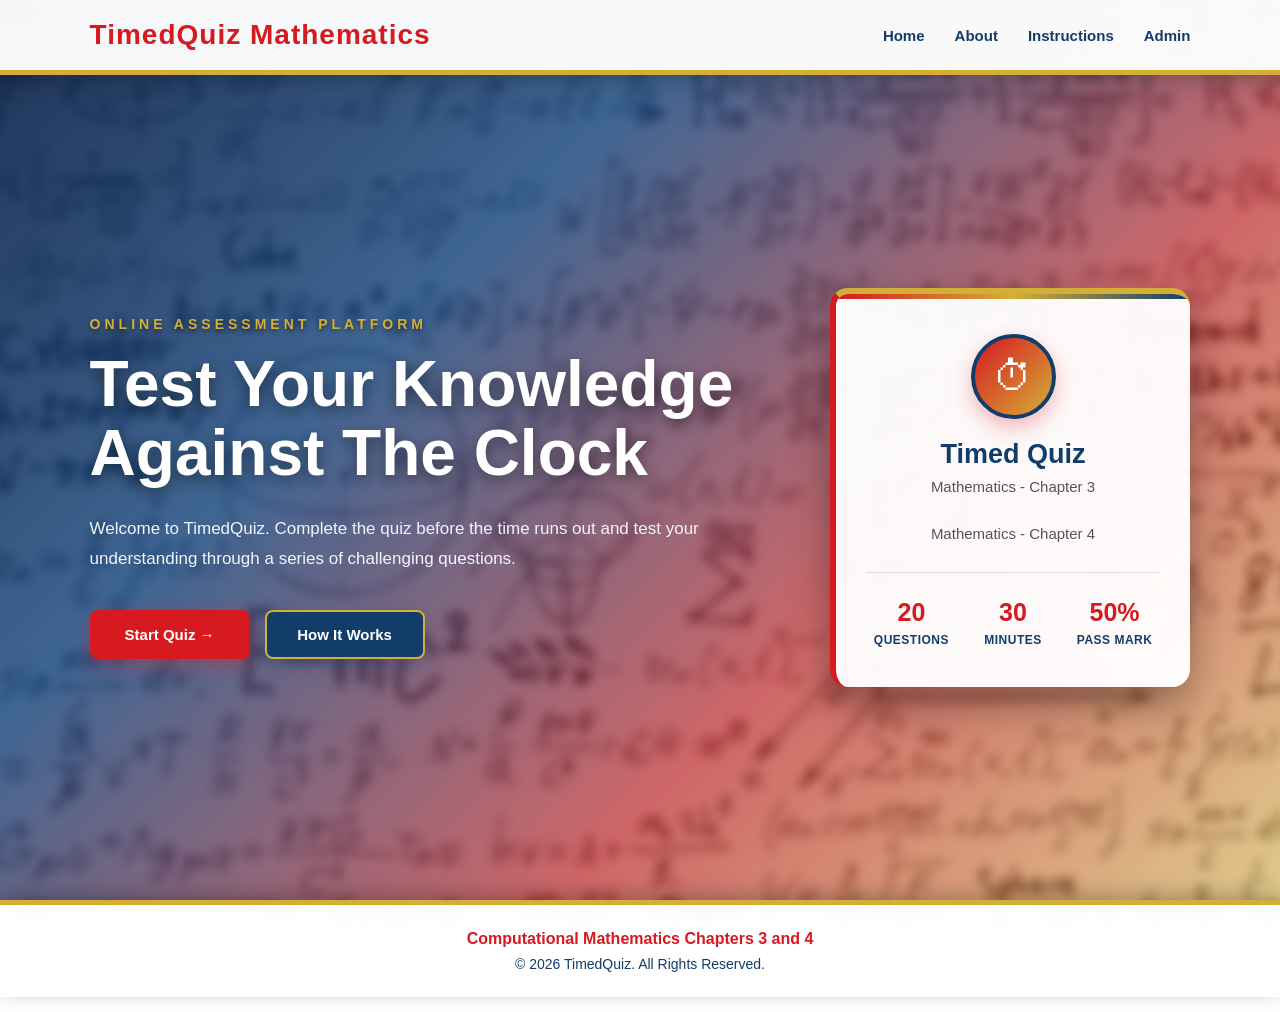
<file: index.html>
<!DOCTYPE html>
<html lang="en" >

    <head>
        <meta charset="UTF-8">
        <meta name="viewport" content="width=device-width, initial-scale=1.0">
        <title>Welcome Math Quiz</title>

        <link rel="stylesheet" href="css/index.css">
    </head>

    <body>

        <header class="navbar">

            <div class="logo">TimedQuiz Mathematics</div>

            <nav>
                <a href="index.html">Home</a>
                <a href="about.html">About</a>
                <a href="instructions.html">Instructions</a>
                <a href="admin-login.html">Admin</a>
            </nav>

        </header>

        <main>

            <!-- HERO SECTION -->

            <section class="hero">

                <div class="hero-content">

                    <p class="subtitle">ONLINE ASSESSMENT PLATFORM</p>
                    <h1>
                        Test Your Knowledge
                        <br>
                        Against The Clock
                    </h1>

                    <p class="description">
                        Welcome to TimedQuiz. Complete the quiz before
                        the time runs out and test your understanding
                        through a series of challenging questions.
                    </p>
                    
                    <div class="hero-buttons">

                        <a href="quiz-select.html" class="btn btn-primary">Start Quiz →</a>
                        <a href="instructions.html" class="btn btn-secondary">How It Works</a>

                    </div>

                </div>


                <div class="hero-card">

                    <div class="quiz-icon">⏱</div>

                    <h2>Timed Quiz</h2>

                    <p>Mathematics - Chapter 3</p>
                    <p>Mathematics - Chapter 4</p>

                    <div class="quiz-info">

                        <div>
                            <strong>20</strong>
                            <span>Questions</span>
                        </div>

                        <div>
                            <strong>30</strong>
                            <span>Minutes</span>
                        </div>

                        <div>
                            <strong>50%</strong>
                            <span>Pass Mark</span>
                        </div>

                    </div>

                </div>

            </section>

        </main>

        <footer>
            <h4 style="color: red;text-align: left;">Computational Mathematics Chapters 3 and 4</h4>
            <p>&copy; 2026 TimedQuiz. All Rights Reserved.</p>
        </footer>
    </body>
</html>
</file>
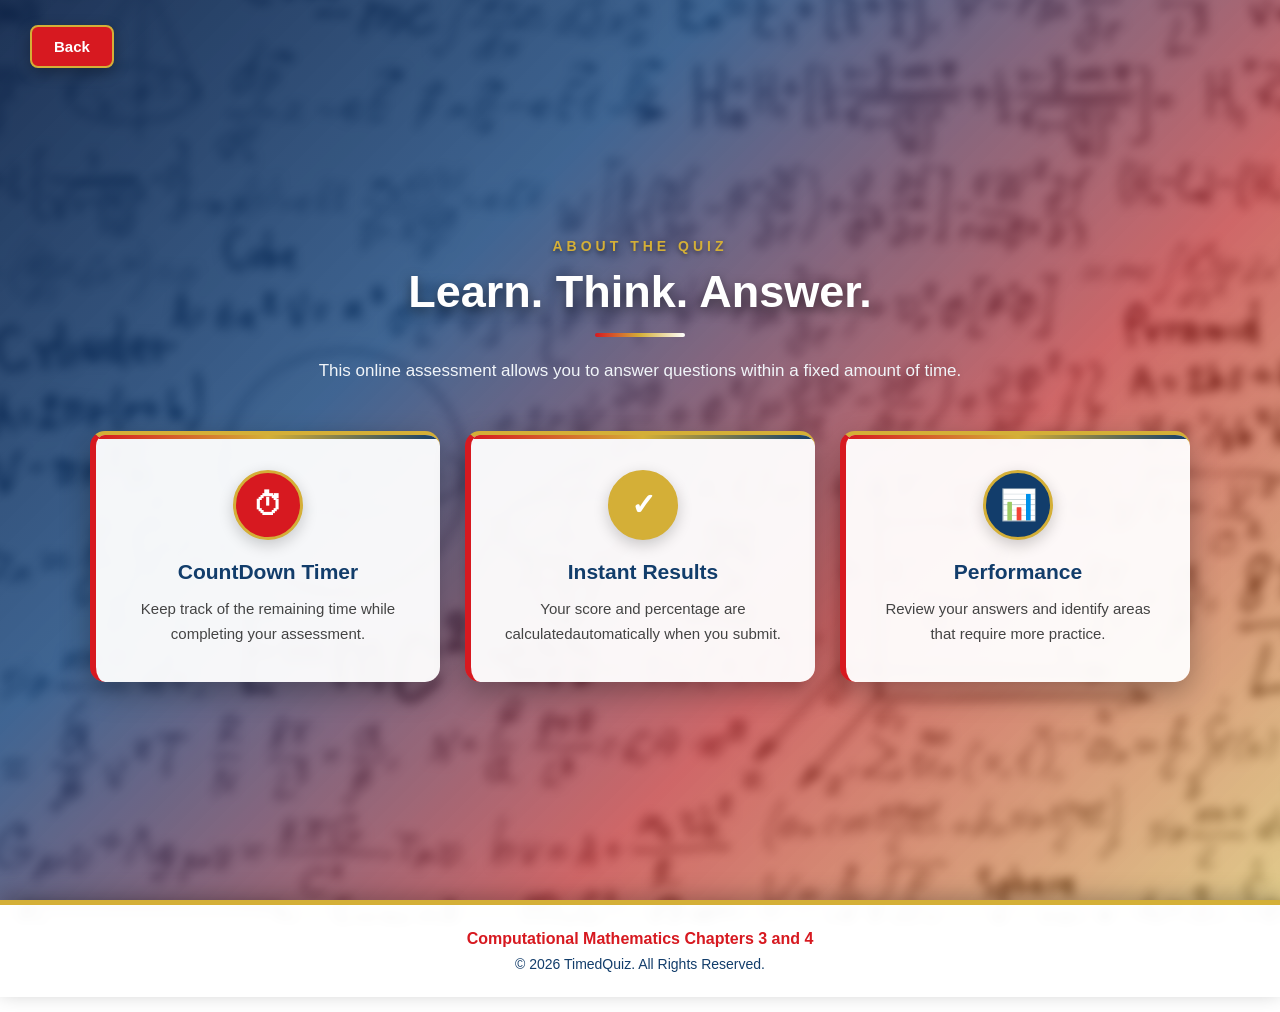
<file: about.html>
<!DOCTYPE html>
<html lang="en">
    <head>
        <meta charset="UTF-8">
        <meta name="viewport" content="width=device-width, initial-scale=1.0">
        <title>About</title>

        <link rel="stylesheet" href="css/about.css">
    </head>

    <body >
        <button onclick="backhi()" class="bac">Back</button>
        
        <!-- ABOUT SECTION -->

        <section id="about" class="section">

            <div class="section-heading">

                <p class="subtitle">ABOUT THE QUIZ</p>

                <h2>Learn. Think. Answer.</h2>

                <p>This online assessment allows you to answer questions within a fixed amount of time.</p>

            </div>

            <div class="feature-container">

                <div class="feature-card">

                    <div class="feature-icon">⏱</div>

                    <h3>CountDown Timer</h3>

                    <p>Keep track of the remaining time while completing your assessment.</p>

                </div>


                <div class="feature-card">

                    <div class="feature-icon">✓</div>

                    <h3>Instant Results</h3>

                    <p>Your score and percentage are calculatedautomatically when you submit.</p>

                </div>


                <div class="feature-card">

                    <div class="feature-icon">📊</div>

                    <h3>Performance</h3>

                    <p>Review your answers and identify areas that require more practice.</p>

                </div>
            </div>
        </section>

        <footer>
            <h4 style="color: red;text-align: left;">Computational Mathematics Chapters 3 and 4</h4>
            <p>&copy; 2026 TimedQuiz. All Rights Reserved.</p>
        </footer>

        <script>
            function backhi(){
                window.history.back();
            }
        </script>
    </body>
</html>
</file>
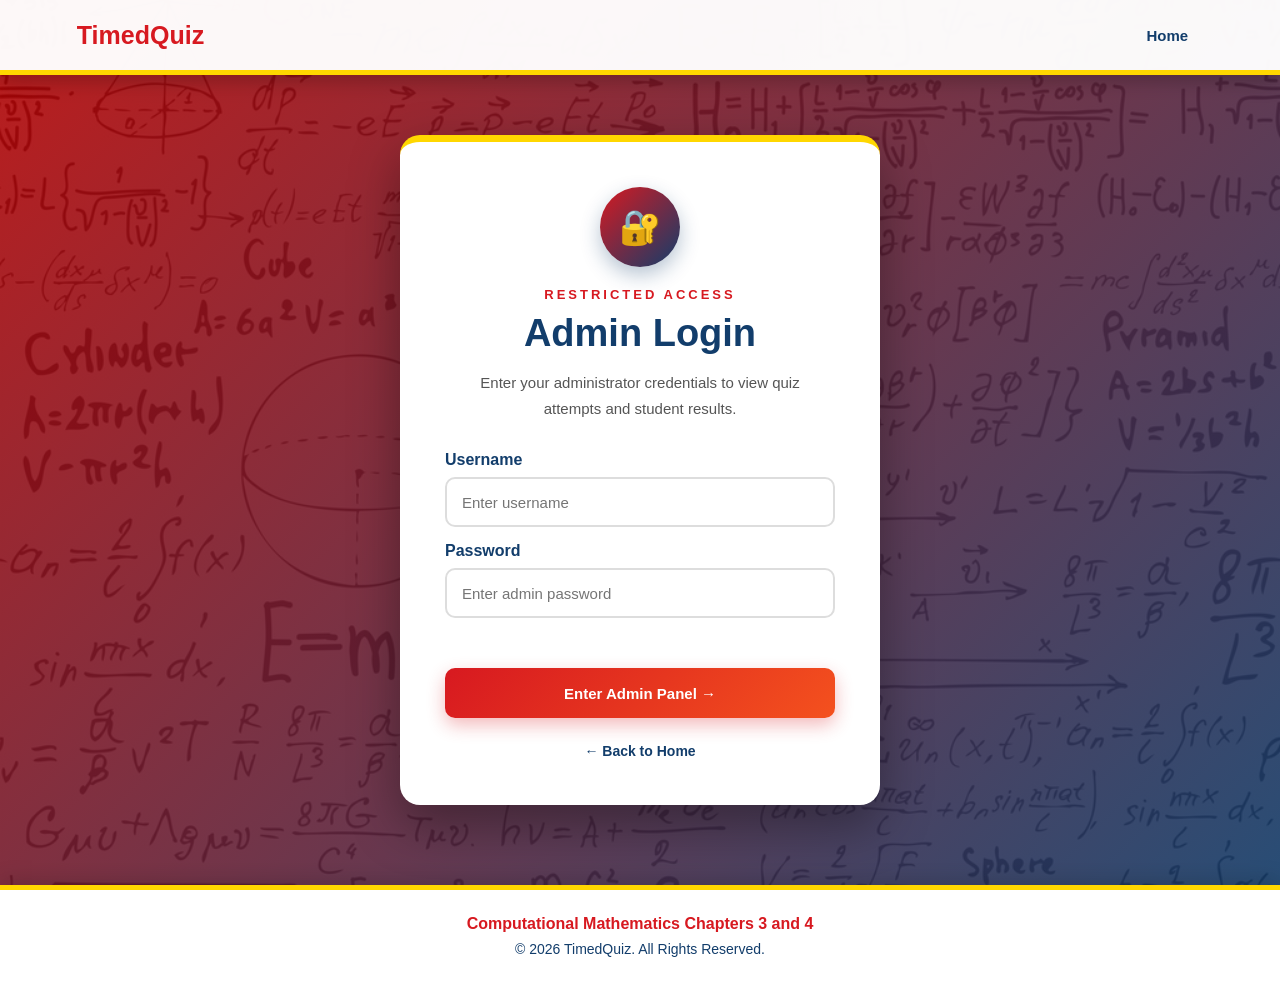
<file: admin-login.html>
<!DOCTYPE html>
<html lang="en">

<head>

    <meta charset="UTF-8">

    <meta
        name="viewport"
        content="width=device-width, initial-scale=1.0">

    <title>TimedQuiz | Admin Login</title>

    <link
        rel="stylesheet"
        href="style.css">

</head>


<body class="admin-login-page">


    <!-- =====================================================
         HEADER
    ====================================================== -->

    <header class="navbar">

        <div class="logo">
            TimedQuiz
        </div>


        <nav>

            <a href="index.html">
                Home
            </a>

        </nav>

    </header>



    <!-- =====================================================
         ADMIN LOGIN
    ====================================================== -->

    <main class="admin-login-container">


        <section class="admin-login-card">


            <div class="admin-icon">
                🔐
            </div>


            <p class="subtitle">
                RESTRICTED ACCESS
            </p>


            <h1>
                Admin Login
            </h1>


            <p class="admin-login-description">

                Enter your administrator credentials
                to view quiz attempts and student results.

            </p>



            <form id="admin-login-form">


                <!-- USERNAME -->

                <div class="form-group">

                    <label for="admin-username">
                        Username
                    </label>


                    <input
                        type="text"
                        id="admin-username"
                        placeholder="Enter username"
                        autocomplete="username"
                        required>

                </div>



                <!-- PASSWORD -->

                <div class="form-group">

                    <label for="admin-code">
                        Password
                    </label>

                    <input
                        type="password"
                        id="admin-code"
                        placeholder="Enter admin password"
                        autocomplete="current-password"
                        required>

                </div>



                <!-- ERROR -->

                <p
                    id="admin-error"
                    class="admin-error">
                </p>



                <!-- LOGIN BUTTON -->

                <button
                    type="submit"
                    class="btn btn-primary">

                    Enter Admin Panel →

                </button>


            </form>



            <a
                href="index.html"
                class="back-home">

                ← Back to Home

            </a>


        </section>


    </main>



    <!-- =====================================================
         FOOTER
    ====================================================== -->

    <footer>

        <h4>
            Computational Mathematics
            Chapters 3 and 4
        </h4>


        <p>
            &copy; 2026 TimedQuiz.
            All Rights Reserved.
        </p>

    </footer>



    <!-- =====================================================
         JAVASCRIPT
    ====================================================== -->

    <script src="js/admin-login.js"></script>


</body>

</html>
</file>
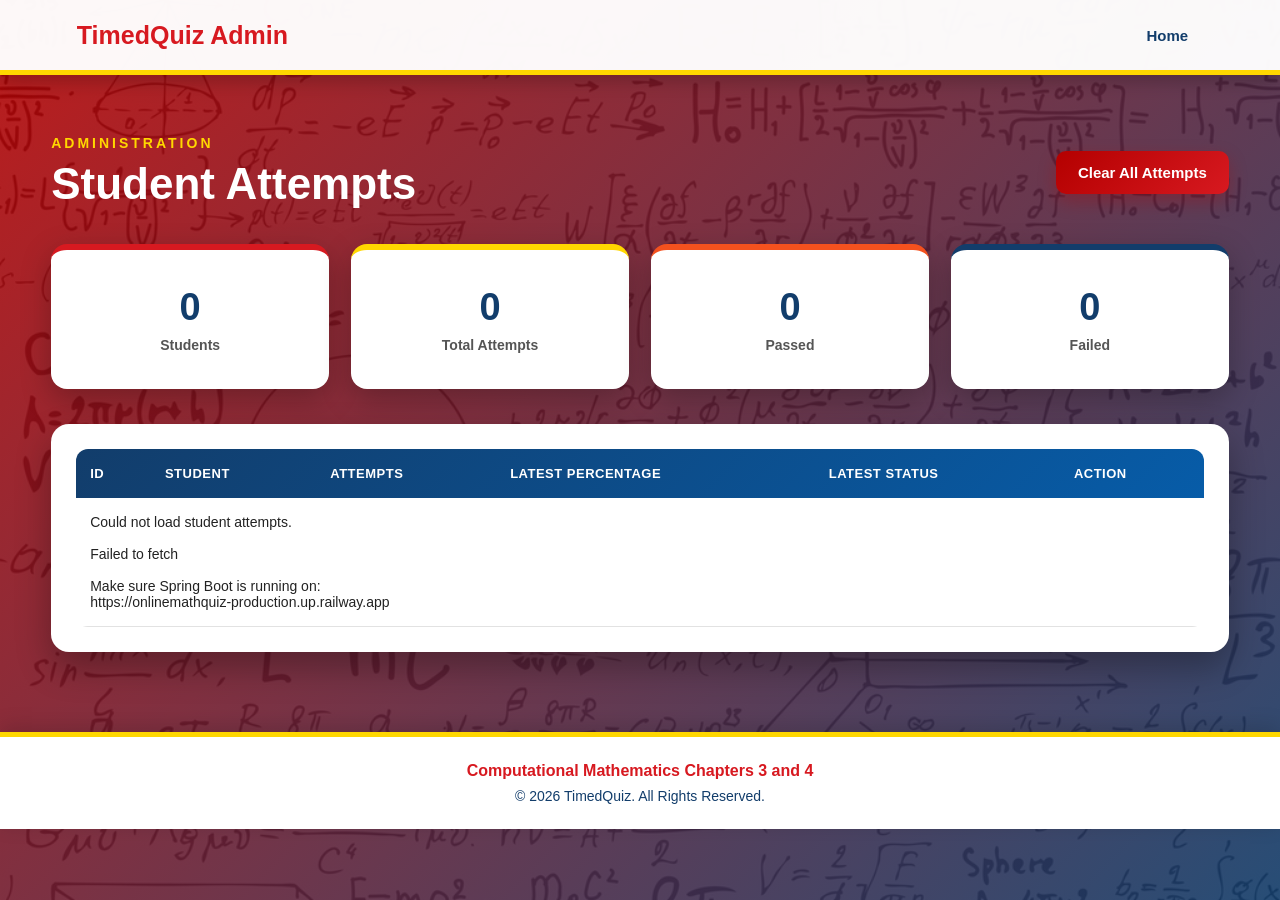
<file: admin.html>
<!DOCTYPE html>
<html lang="en">

<head>

    <meta charset="UTF-8">

    <meta
        name="viewport"
        content="width=device-width, initial-scale=1.0">

    <title>TimedQuiz | Admin</title>

    <link
        rel="stylesheet"
        href="style.css">

</head>


<body class="admin-page">


    <!-- =========================
         HEADER
    ========================== -->

    <header class="navbar">

        <div class="logo">
            TimedQuiz Admin
        </div>

        <nav>

            <a href="index.html">
                Home
            </a>

        </nav>

    </header>



    <!-- =========================
         ADMIN MAIN
    ========================== -->

    <main class="admin-container">


        <!-- ADMIN HEADING -->

        <div class="admin-heading">

            <div>

                <p class="subtitle">
                    ADMINISTRATION
                </p>

                <h1>
                    Student Attempts
                </h1>

            </div>


            <button
                id="clear-attempts"
                class="btn btn-danger">

                Clear All Attempts

            </button>

        </div>



        <!-- =========================
             STATISTICS
        ========================== -->

        <section class="admin-statistics">

            <div class="admin-stat-card">

                <span id="total-students">
                    0
                </span>

                <small>
                    Students
                </small>

            </div>


            <div class="admin-stat-card">

                <span id="total-attempts">
                    0
                </span>

                <small>
                    Total Attempts
                </small>

            </div>


            <div class="admin-stat-card">

                <span id="passed-attempts">
                    0
                </span>

                <small>
                    Passed
                </small>

            </div>


            <div class="admin-stat-card">

                <span id="failed-attempts">
                    0
                </span>

                <small>
                    Failed
                </small>

            </div>

        </section>



        <!-- =========================
             STUDENT TABLE
        ========================== -->

        <section class="attempts-container">

            <div class="table-wrapper">

                <table>

                    <thead>

                        <tr>

                            <th>
                                ID
                            </th>

                            <th>
                                Student
                            </th>

                            <th>
                                Attempts
                            </th>

                            <th>
                                Latest Percentage
                            </th>

                            <th>
                                Latest Status
                            </th>

                            <th>
                                Action
                            </th>

                        </tr>

                    </thead>


                    <tbody id="students-table">

                    </tbody>

                </table>

            </div>

        </section>


    </main>



    <!-- =========================
         JAVASCRIPT
    ========================== -->

    <script src="js/admin.js"></script>


    <!-- =========================
         FOOTER
    ========================== -->

    <footer>

        <h4>
            Computational Mathematics
            Chapters 3 and 4
        </h4>

        <p>
            &copy; 2026 TimedQuiz.
            All Rights Reserved.
        </p>

    </footer>


</body>

</html>
</file>
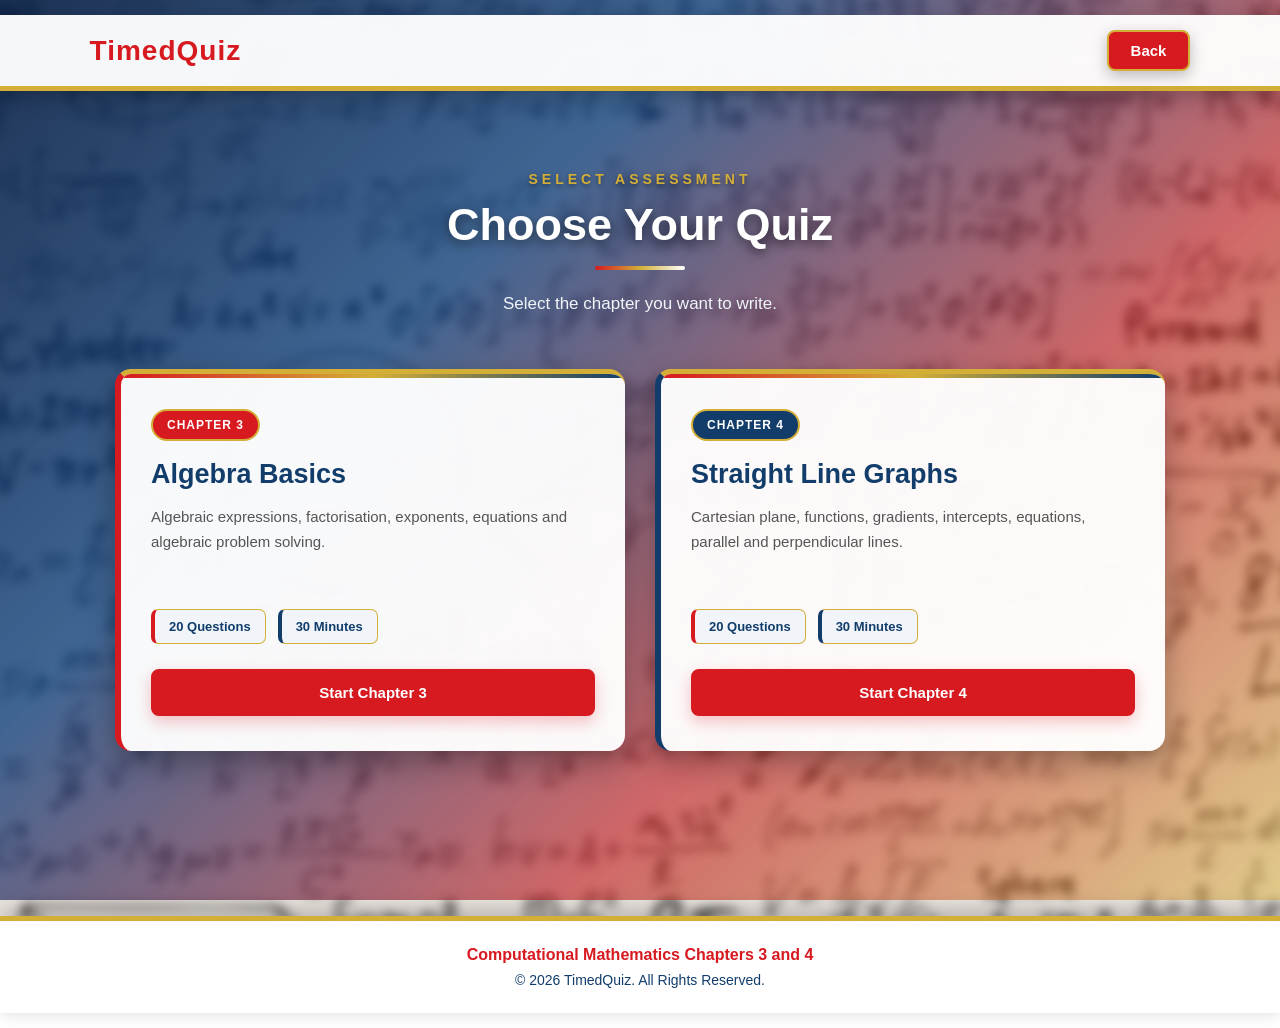
<file: quiz-select.html>
<!DOCTYPE html>
<html lang="en">

    <head>
        <meta charset="UTF-8">
        <meta name="viewport" content="width=device-width, initial-scale=1.0">

        <title>Choose Quiz</title>

        <link rel="stylesheet" href="css/quiz-select.css">
    </head>


    <body>

        <header class="navbar">

            <div class="logo">TimedQuiz</div>

            <button onclick="backhi()" class="bac">Back</button>
        </header>


        <main class="quiz-selection-container">

            <section class="quiz-selection-heading">

                <p class="subtitle">SELECT ASSESSMENT</p>

                <h1>Choose Your Quiz</h1>

                <p>Select the chapter you want to write.</p>
            </section>


            <section class="quiz-selection-grid">

                <!-- CHAPTER 3 -->

                <article class="chapter-card">

                    <span class="chapter-number"> CHAPTER 3</span>

                    <h2>Algebra Basics</h2>

                    <p>Algebraic expressions, factorisation, exponents, equations and algebraic problem solving.</p>

                    <div class="chapter-info">
                        <span>20 Questions</span>
                        <span>30 Minutes</span>
                    </div>

                    <button class="btn btn-primary" onclick="selectQuiz(3)">Start Chapter 3</button>

                </article>

                <!-- CHAPTER 4 -->

                <article class="chapter-card">

                    <span class="chapter-number">CHAPTER 4</span>

                    <h2>Straight Line Graphs</h2>

                    <p>Cartesian plane, functions, gradients, intercepts, equations, parallel and perpendicular lines.</p>

                    <div class="chapter-info">
                        <span>20 Questions</span>
                        <span>30 Minutes</span>
                    </div>

                    <button class="btn btn-primary" onclick="selectQuiz(4)">Start Chapter 4</button>

                </article>

            </section>
        </main>


        <footer>
            <h4 style="color: red;text-align: left;">Computational Mathematics Chapters 3 and 4</h4>
            <p>&copy; 2026 TimedQuiz. All Rights Reserved.</p>
        </footer>

        <script>
            function backhi(){
                window.history.back();
            }
        </script>
        <script src="js/quiz-select.js"></script>

    </body>
</html>
</file>
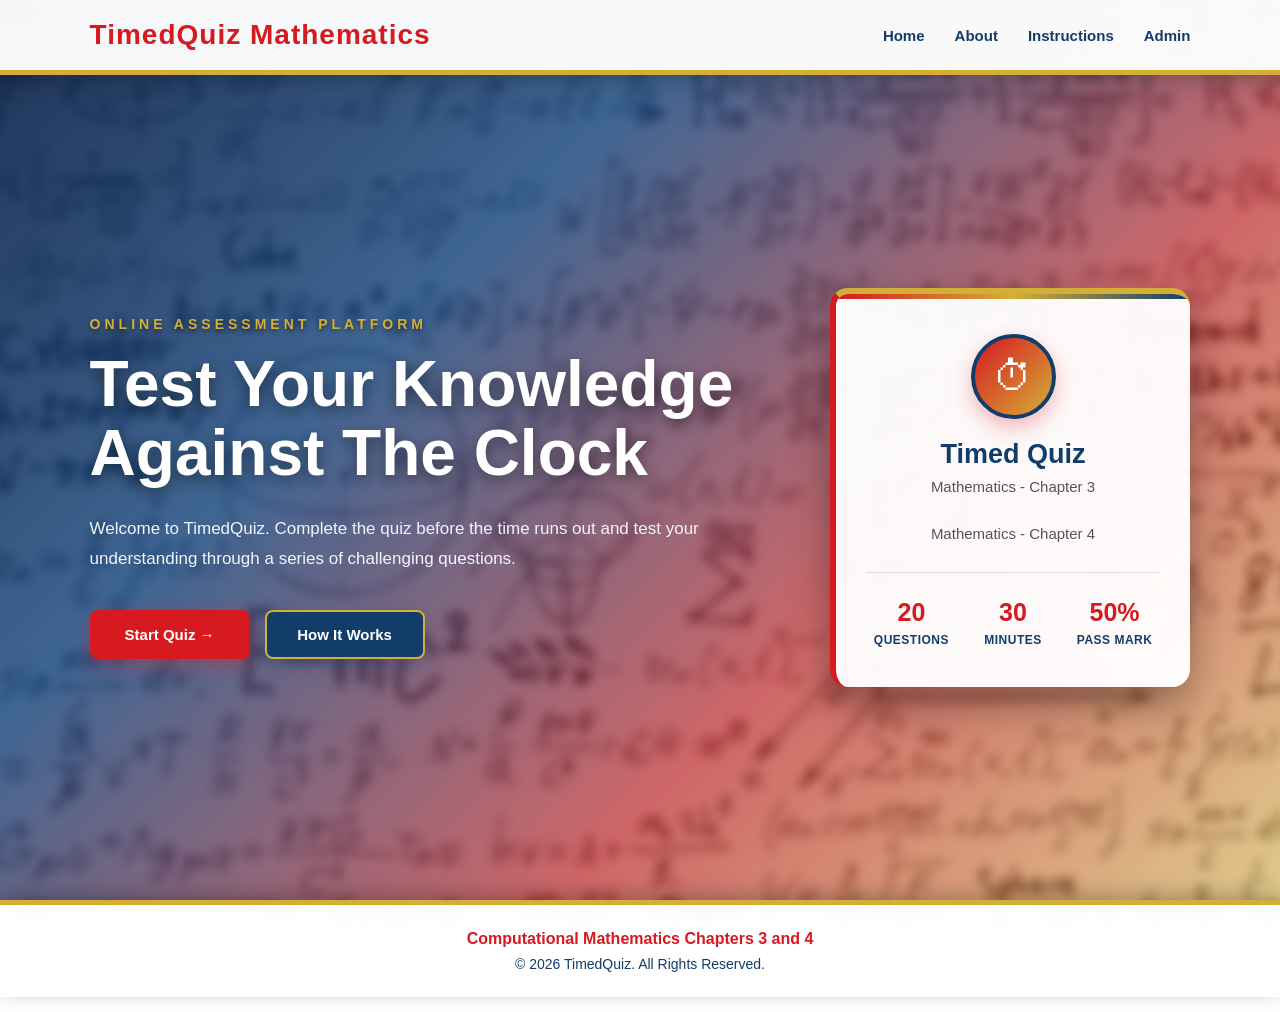
<file: quiz.html>
<!DOCTYPE html>
<html lang="en">

<head>

    <meta charset="UTF-8">

    <meta
        name="viewport"
        content="width=device-width, initial-scale=1.0"
    >

    <title>TimedQuiz</title>

    <link
        rel="stylesheet"
        href="css/quiz.css"
    >

</head>


<body class="quiz-page">

    <!-- =========================
         QUIZ HEADER
    ========================== -->

    <header class="quiz-header">

        <div class="logo">
            TimedQuiz
        </div>


        <div
            id="quiz-title"
            class="quiz-title">
            Mathematics — Chapter 3
        </div>


        <div class="timer-container">

            <span class="timer-label">
                Time Remaining
            </span>

            <span id="timer">
                20:00
            </span>

        </div>

    </header>


    <!-- =========================
         MAIN QUIZ
    ========================== -->

    <main class="quiz-container">


        <!-- BACK -->

        <button
            onclick="backh()"
            class="nav-btn primary-btn">

            ← Back

        </button>


        <!-- =========================
             QUIZ TOP
        ========================== -->

        <div class="quiz-top">

            <div>

                <span id="question-number">
                    Question 1 of 10
                </span>

            </div>


            <div>

                <span id="answered-count">
                    0 Answered
                </span>

            </div>

        </div>


        <!-- =========================
             PROGRESS BAR
        ========================== -->

        <div class="progress-container">

            <div
                id="progress-bar"
                class="progress-bar">
            </div>

        </div>


        <!-- =========================
             QUESTION CARD
        ========================== -->

        <section class="question-card">


            <p class="question-label">
                QUESTION
            </p>


            <h1 id="question-text">
                Loading question...
            </h1>


            <!-- =========================
                 ANSWERS
            ========================== -->

            <div
                id="options"
                class="answers">
            </div>

        </section>


        <!-- =========================
             NAVIGATION
        ========================== -->

        <div class="quiz-navigation">

            <button
                id="previous-btn"
                class="nav-btn secondary-btn"
                type="button">

                ← Previous

            </button>


            <button
                id="next-btn"
                class="nav-btn primary-btn"
                type="button">

                Next →

            </button>

        </div>


        <!-- =========================
             SUBMIT
        ========================== -->

        <div class="submit-container">

            <button
                id="submit-btn"
                class="submit-btn"
                type="button">

                Submit Quiz

            </button>

        </div>

    </main>


    <!-- =========================
         JAVASCRIPT
    ========================== -->

    <script src="js/quiz-config.js"></script>

    <script src="js/questions.js"></script>

    <script src="js/questions-ch4.js"></script>

    <script src="js/quiz.js"></script>


</body>

</html>
</file>
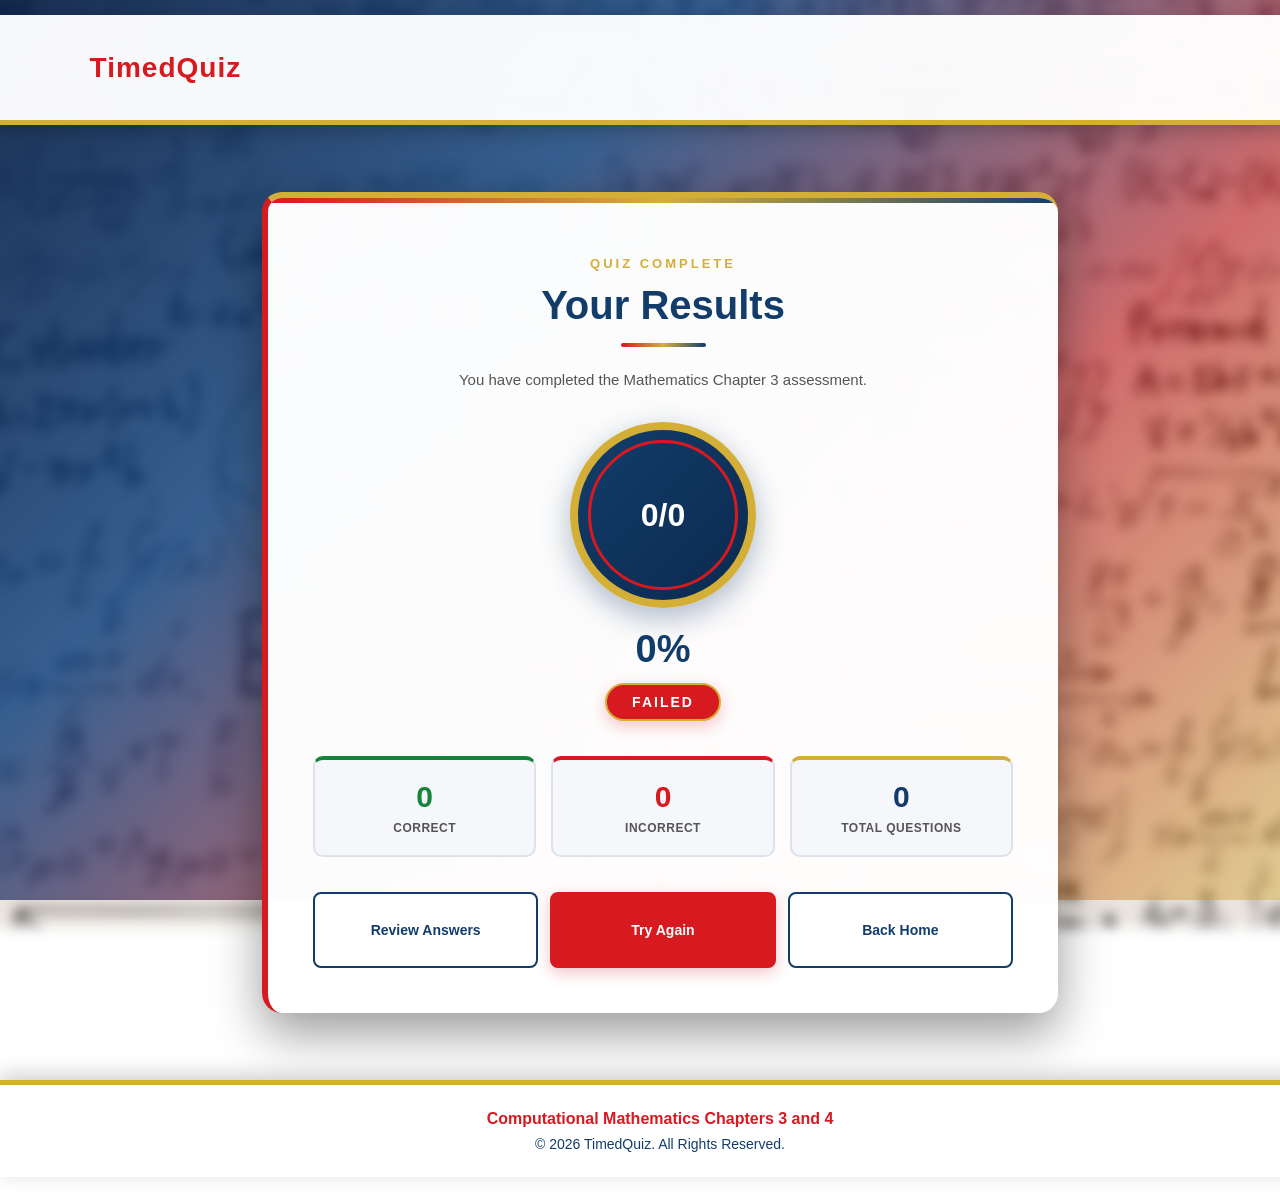
<file: result.html>
<!DOCTYPE html>
<html lang="en">

    <head>

        <meta charset="UTF-8">
        <meta name="viewport" content="width=device-width, initial-scale=1.0">
        <title>TimedQuiz Results</title>

        <link rel="stylesheet" href="css/result.css">
    </head>

    <body class="result-page">

        <!-- HEADER -->

        <header class="navbar">

            <div class="logo">TimedQuiz</div>

            <nav>
                <a href="index.html">Home</a>
            </nav>

        </header>
        
        <!--------- RESULT ---------->

        <main class="result-container">

            <section class="result-card">

                <p class="subtitle">QUIZ COMPLETE</p>

                <h1>Your Results</h1>

                <p class="result-message">You have completed the Mathematics Chapter 3 assessment.</p>

                <!------------ SCORE ----------->

                <div class="score-circle">
                    <span id="score">0/10</span>
                </div>

                <div id="percentage" class="percentage">0%</div>

                <div id="result-status" class="result-status">PASS</div>

                <!---------- STATISTICS -------->

                <div class="result-statistics">

                    <div class="result-stat">

                        <span id="correct">0</span>

                        <small>Correct</small>
                    </div>

                    <div class="result-stat">

                        <span id="incorrect">0</span>

                        <small>Incorrect</small>
                    </div>

                    <div class="result-stat">

                        <span id="total"> 0</span>

                        <small>Total Questions</small>
                    </div>

                </div>

                <!-------------- ACTIONS ----------------->

                <div class="result-actions">

                    <button id="review-btn" class="btn btn-secondary">Review Answers</button>

                    <button id="retry-btn" class="btn btn-primary">Try Again</button>

                    <a href="index.html" class="btn btn-secondary">Back Home</a>

                </div>
            </section>

        </main>


        <script src="js/result.js"></script>

        <footer>
            <h4 style="color: red;text-align: left;">Computational Mathematics Chapters 3 and 4</h4>
            <p>&copy; 2026 TimedQuiz. All Rights Reserved.</p>
        </footer>
    </body>
</html>
</file>
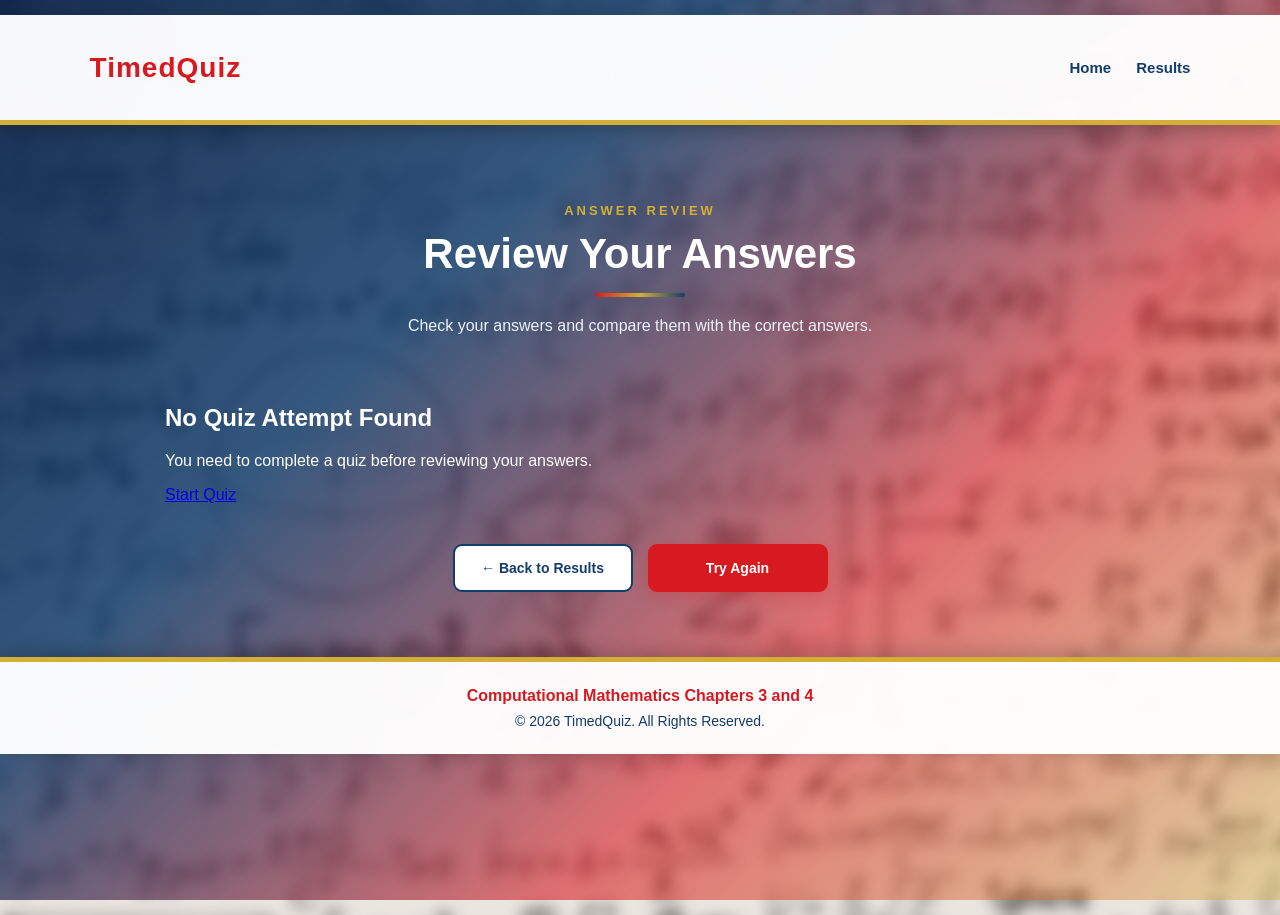
<file: review.html>
<!DOCTYPE html>
<html lang="en">

<head>

    <meta charset="UTF-8">

    <meta
        name="viewport"
        content="width=device-width, initial-scale=1.0">

    <title>TimedQuiz Review</title>

    <link rel="stylesheet" href="css/review.css">

 
</head>


<body class="review-page">


    <!-- HEADER -->

    <header class="navbar">

        <div class="logo">
            TimedQuiz
        </div>

        <nav>

            <a href="index.html">
                Home
            </a>

            <a href="result.html">
                Results
            </a>

        </nav>

    </header>



    <!-- REVIEW -->

    <main class="review-container">


        <div class="review-heading">

            <p class="subtitle">
                ANSWER REVIEW
            </p>

            <h1>
                Review Your Answers
            </h1>

            <p>
                Check your answers and compare them
                with the correct answers.
            </p>

        </div>



        <!-- QUESTIONS WILL BE INSERTED HERE -->

        <div id="review-container" class="review-list"></div>



        <!-- BUTTONS -->

        <div class="review-actions">

            <a href="result.html" class="btn btn-secondary">← Back to Results</a>

            <a href="quiz.html" class="btn btn-primary">Try Again</a>

        </div>


    </main>

   
    <script src="js/review.js"></script>

    <footer>
            <h4 style="color: red;text-align: left;">Computational Mathematics Chapters 3 and 4</h4>
            <p>&copy; 2026 TimedQuiz. All Rights Reserved.</p>
        </footer>
</body>

</html>
</file>
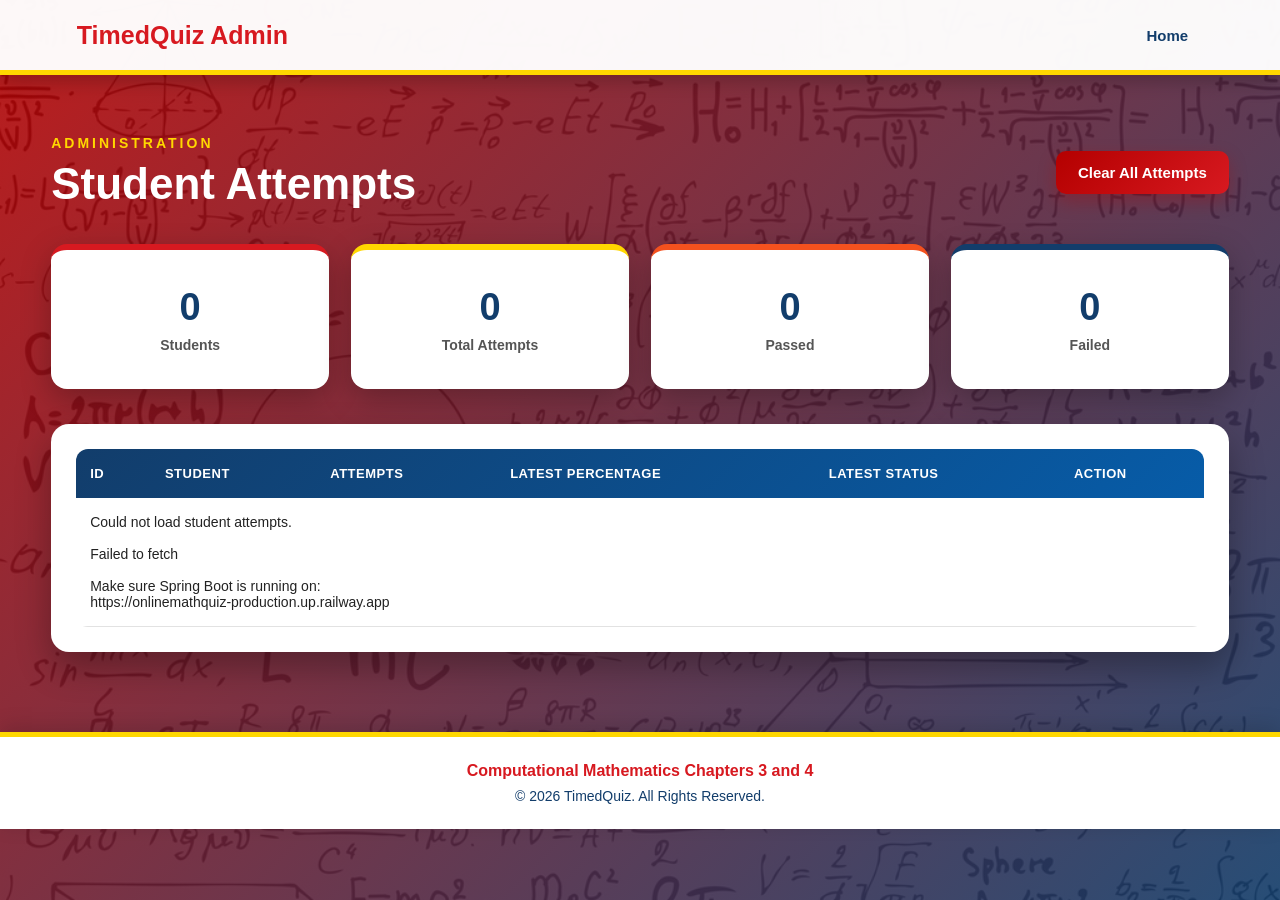
<file: student-attempts.html>
<!DOCTYPE html>
<html lang="en">

    <head>

        <meta charset="UTF-8">
        <meta name="viewport" content="width=device-width, initial-scale=1.0">

        <title>TimedQuiz | Student Attempts</title>

        <link rel="stylesheet" href="style.css">

    </head>


    <body class="student-attempts-page">

        <!-- =====================================================
            HEADER
        ====================================================== -->

        <header class="navbar">

            <div class="logo">
                TimedQuiz Admin
            </div>

            <nav>

                <a href="index.html">
                    Home
                </a>

            </nav>

        </header>



        <!-- =====================================================
            MAIN
        ====================================================== -->

        <main class="student-attempts-container">

            <!-- =================================================
                BACK TO ADMIN
            ================================================== -->

            <a href="admin.html" class="back-admin">
                ← Back to Admin
            </a>



            <!-- =================================================
                STUDENT INFORMATION
            ================================================== -->

            <section class="student-attempt-heading">


                <p class="subtitle">

                    STUDENT ATTEMPT HISTORY

                </p>


                <h1 id="student-name">

                    Student Name

                </h1>


                <p id="attempt-count">

                    0 Attempts

                </p>


            </section>



            <!-- =================================================
                ATTEMPT HISTORY
            ================================================== -->

            <section class="student-history-container">

                <div class="table-wrapper">

                    <table>

                        <thead>
                            <tr>
                                <th>Attempt</th>

                                <th>Chapter</th>

                                <th>Score</th>

                                <th>Percentage</th>

                                <th>Status</th>
                            </tr>
                        </thead>

                        <tbody
                            id="student-attempts-table">

                        </tbody>

                    </table>
                </div>
            </section>


        </main>



        <!-- =====================================================
            JAVASCRIPT
        ====================================================== -->

        <script src="js/student-attempts.js"></script>



        <!-- =====================================================
            FOOTER
        ====================================================== -->

        <footer>

            <h4>
                Computational Mathematics Chapters 3 and 4
            </h4>

            <p>
                &copy; 2026 TimedQuiz.All Rights Reserved.
            </p>

        </footer>


    </body>

</html>
</file>
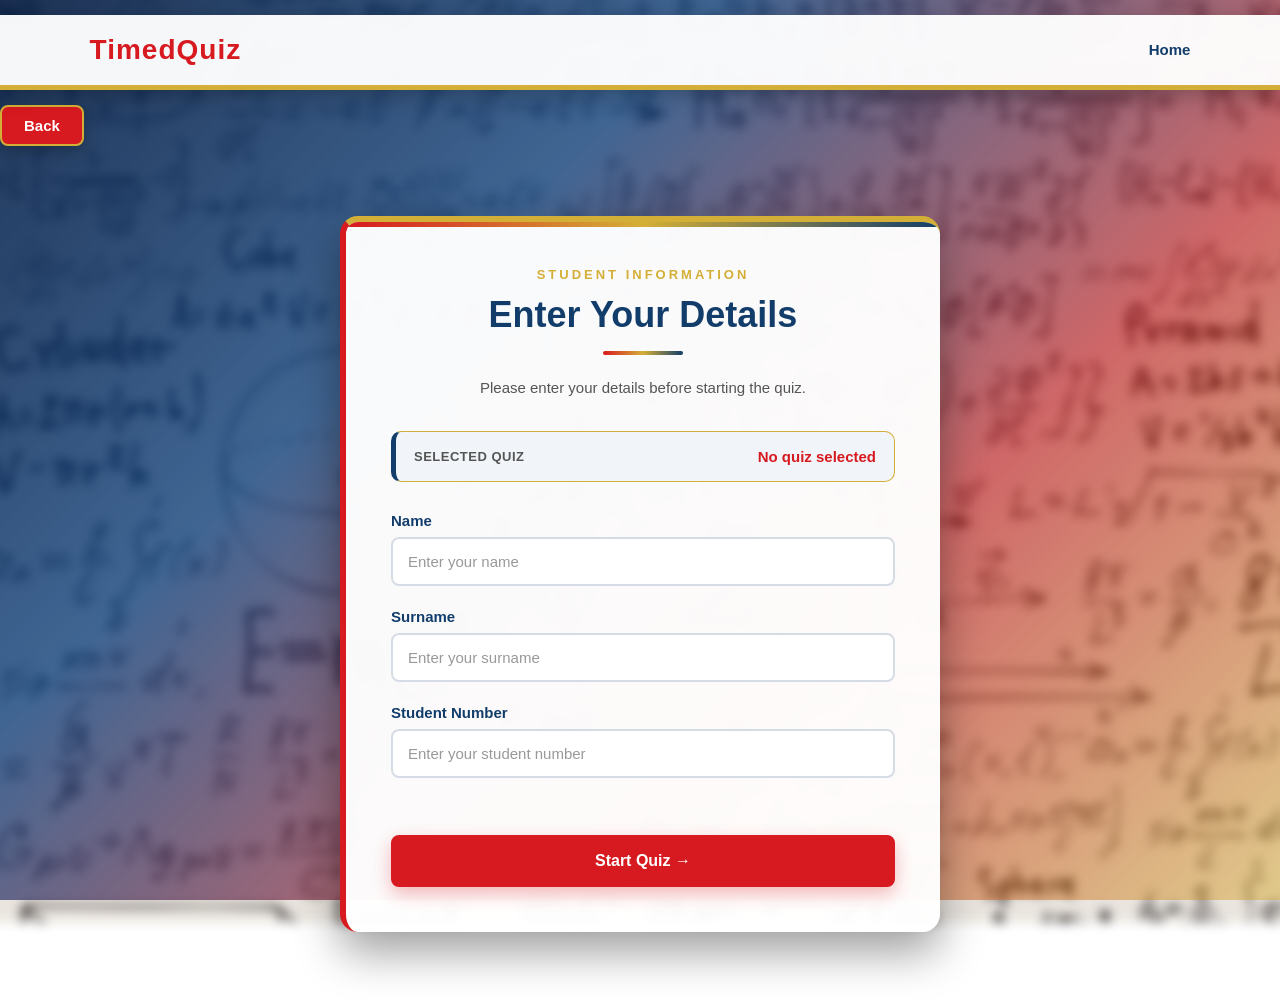
<file: student.html>
<!DOCTYPE html>
<html lang="en">

    <head>

        <meta charset="UTF-8">
        <meta name="viewport" content="width=device-width, initial-scale=1.0">
        <title>Student Details</title>

        <link rel="stylesheet" href="css/student.css">

    </head>


    <body class="student-page">

        <!-- HEADER -->

        <header class="navbar">

            <div class="logo">TimedQuiz</div>

            <nav>
                <a href="index.html">Home</a>
            </nav>

        </header>
        
        <button onclick="backhi()" class="bac">Back</button>

        <!-- STUDENT FORM -->

        <main class="student-container">

            <section class="student-card">

                <p class="subtitle">STUDENT INFORMATION</p>

                <h1>Enter Your Details</h1>

                <p class="student-description">Please enter your details before starting the quiz.</p>


                <!-- SELECTED QUIZ -->

                <div class="selected-quiz">

                    <span>Selected Quiz</span>

                    <strong id="selected-quiz">Mathematics</strong>
                </div>


                <!-- FORM -->

                <form id="student-form">

                    <div class="form-group">

                        <label for="name">Name</label>
                        <input type="text" id="name" placeholder="Enter your name" autocomplete="given-name" required>
                    </div>

                    <div class="form-group">

                        <label for="surname">Surname</label>
                        <input type="text" id="surname" placeholder="Enter your surname" autocomplete="family-name" required>
                    </div>

                    <div class="form-group">

                        <label for="student-number">Student Number</label>
                        <input type="text" id="student-number" placeholder="Enter your student number" autocomplete="off" required>
                    </div>

                    <p id="form-error" class="form-error"></p>

                    <button type="submit" class="btn btn-primary start-quiz-btn">Start Quiz →</button>

                </form>

            </section>

        </main>


        <script>
            function backhi(){
                window.history.back();
            }
        </script>

        <script src="js/student.js"></script>

    </body>

</html>
</file>
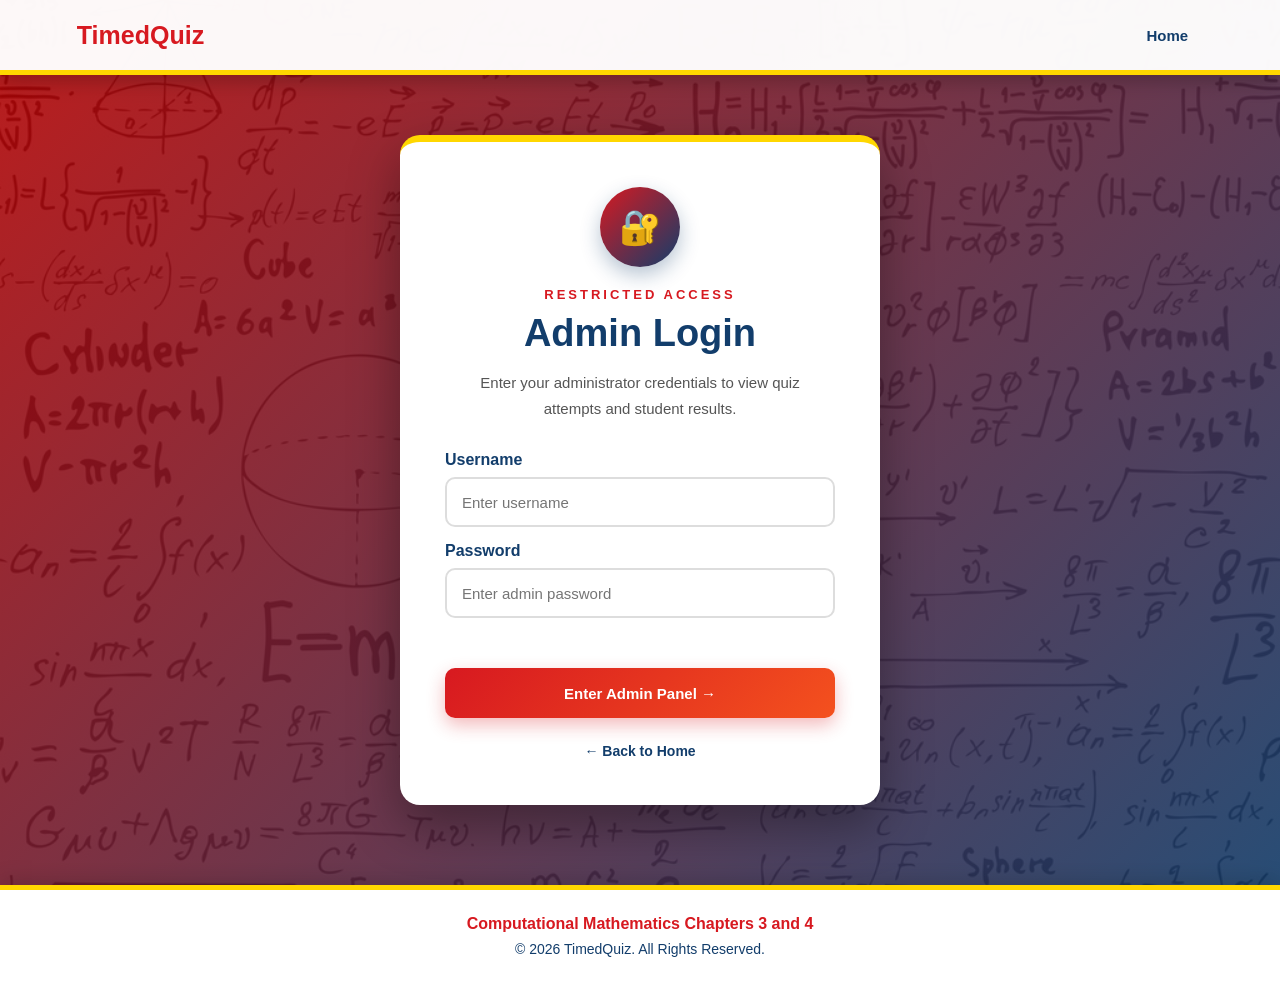
<file: frontend/admin-login.html>
<!DOCTYPE html>
<html lang="en">

<head>

    <meta charset="UTF-8">

    <meta
        name="viewport"
        content="width=device-width, initial-scale=1.0">

    <title>TimedQuiz | Admin Login</title>

    <link
        rel="stylesheet"
        href="style.css">

</head>


<body class="admin-login-page">


    <!-- =====================================================
         HEADER
    ====================================================== -->

    <header class="navbar">

        <div class="logo">
            TimedQuiz
        </div>


        <nav>

            <a href="index.html">
                Home
            </a>

        </nav>

    </header>



    <!-- =====================================================
         ADMIN LOGIN
    ====================================================== -->

    <main class="admin-login-container">


        <section class="admin-login-card">


            <div class="admin-icon">
                🔐
            </div>


            <p class="subtitle">
                RESTRICTED ACCESS
            </p>


            <h1>
                Admin Login
            </h1>


            <p class="admin-login-description">

                Enter your administrator credentials
                to view quiz attempts and student results.

            </p>



            <form
                id="admin-login-form">


                <!-- USERNAME -->

                <div class="form-group">

                    <label for="admin-username">
                        Username
                    </label>


                    <input
                        type="text"
                        id="admin-username"
                        placeholder="Enter username"
                        autocomplete="username"
                        required>

                </div>



                <!-- PASSWORD -->

                <div class="form-group">

                    <label for="admin-code">
                        Password
                    </label>

                    <input
                        type="password"
                        id="admin-code"
                        placeholder="Enter admin password"
                        autocomplete="current-password"
                        required>

                </div>



                <!-- ERROR -->

                <p
                    id="admin-error"
                    class="admin-error">
                </p>



                <!-- LOGIN BUTTON -->

                <button
                    type="submit"
                    class="btn btn-primary">

                    Enter Admin Panel →

                </button>


            </form>



            <a
                href="index.html"
                class="back-home">

                ← Back to Home

            </a>


        </section>


    </main>



    <!-- =====================================================
         FOOTER
    ====================================================== -->

    <footer>

        <h4>
            Computational Mathematics
            Chapters 3 and 4
        </h4>


        <p>
            &copy; 2026 TimedQuiz.
            All Rights Reserved.
        </p>

    </footer>



    <!-- =====================================================
         JAVASCRIPT
    ====================================================== -->

    <script src="js/admin-login.js"></script>


</body>

</html>
</file>
<file: css/index.css>
/* =========================================
   HOME / WELCOME PAGE
========================================= */

* {
    margin: 0;
    padding: 0;
    box-sizing: border-box;
}


/* =========================================
   BODY
========================================= */

body {
    min-height: 100vh;

    font-family:
        Arial,
        Helvetica,
        sans-serif;

    color: #ffffff;

    position: relative;

    background:
        linear-gradient(
            135deg,
            rgba(5, 25, 60, 0.93),
            rgba(12, 55, 110, 0.88),
            rgba(180, 20, 25, 0.78),
            rgba(212, 170, 40, 0.72)
        ),
        url("image.png");

    background-size: cover;

    background-position: center;

    background-attachment: fixed;

    overflow-x: hidden;
}


/* =========================================
   BLURRED MATHEMATICS BACKGROUND
========================================= */

body::before {
    content: "";

    position: fixed;

    inset: 0;

    z-index: -2;

    background:
        url("image.png");

    background-size: cover;

    background-position: center;

    filter: blur(5px);

    transform: scale(1.05);
}


/* =========================================
   COLOUR OVERLAY
========================================= */

body::after {
    content: "";

    position: fixed;

    inset: 0;

    z-index: -1;

    background:
        linear-gradient(
            135deg,
            rgba(7, 31, 70, 0.90),
            rgba(15, 65, 125, 0.78),
            rgba(190, 25, 30, 0.62),
            rgba(212, 168, 35, 0.45)
        );

    pointer-events: none;
}


/* =========================================
   NAVBAR
========================================= */

.navbar {
    width: 100%;

    min-height: 75px;

    padding: 15px 7%;

    display: flex;

    align-items: center;

    justify-content: space-between;

    background:
        rgba(255, 255, 255, 0.96);

    border-bottom: 5px solid #d4af37;

    box-shadow:
        0 5px 20px rgba(0, 0, 0, 0.25);

    position: relative;

    z-index: 10;
}


/* =========================================
   LOGO
========================================= */

.logo {
    color: #d71920;

    font-size: 28px;

    font-weight: 900;

    letter-spacing: 1px;
}


/* =========================================
   NAVIGATION
========================================= */

.navbar nav {
    display: flex;

    align-items: center;

    gap: 30px;
}


.navbar nav a {
    position: relative;

    text-decoration: none;

    color: #123d6b;

    font-size: 15px;

    font-weight: 700;

    padding: 8px 0;

    transition:
        color 0.25s ease;
}


.navbar nav a::after {
    content: "";

    position: absolute;

    left: 0;

    bottom: 0;

    width: 0;

    height: 3px;

    background:
        linear-gradient(
            90deg,
            #d71920,
            #d4af37
        );

    border-radius: 10px;

    transition:
        width 0.25s ease;
}


.navbar nav a:hover {
    color: #d71920;
}


.navbar nav a:hover::after {
    width: 100%;
}


/* =========================================
   HERO
========================================= */

.hero {
    min-height: calc(100vh - 75px);

    width: 100%;

    padding: 80px 7%;

    display: grid;

    grid-template-columns:
        1.3fr 0.7fr;

    align-items: center;

    gap: 70px;

    position: relative;
}


/* =========================================
   HERO CONTENT
========================================= */

.hero-content {
    max-width: 700px;
}


.hero-content .subtitle {
    color: #d4af37;

    font-size: 14px;

    font-weight: 800;

    letter-spacing: 4px;

    margin-bottom: 18px;

    text-shadow:
        0 2px 5px rgba(0, 0, 0, 0.5);
}


/* =========================================
   HERO TITLE
========================================= */

.hero-content h1 {
    color: #ffffff;

    font-size: clamp(
        42px,
        5vw,
        70px
    );

    line-height: 1.08;

    font-weight: 900;

    margin-bottom: 25px;

    text-shadow:
        0 5px 15px rgba(0, 0, 0, 0.45);
}


/* =========================================
   DESCRIPTION
========================================= */

.hero-content .description {
    max-width: 650px;

    color: #f1f5f9;

    font-size: 17px;

    line-height: 1.8;

    margin-bottom: 35px;
}


/* =========================================
   HERO BUTTONS
========================================= */

.hero-buttons {
    display: flex;

    align-items: center;

    gap: 15px;

    flex-wrap: wrap;
}


.btn {
    display: inline-flex;

    align-items: center;

    justify-content: center;

    min-width: 160px;

    padding: 14px 24px;

    border-radius: 8px;

    text-decoration: none;

    font-size: 15px;

    font-weight: 800;

    transition:
        transform 0.25s ease,
        box-shadow 0.25s ease,
        background 0.25s ease;
}


/* =========================================
   PRIMARY BUTTON
========================================= */

.btn-primary {
    background: #d71920;

    color: #ffffff;

    border: 2px solid #d71920;

    box-shadow:
        0 6px 18px rgba(215, 25, 32, 0.35);
}


.btn-primary:hover {
    background: #ffffff;

    color: #d71920;

    border-color: #d4af37;

    transform: translateY(-3px);

    box-shadow:
        0 10px 25px rgba(0, 0, 0, 0.3);
}


/* =========================================
   SECONDARY BUTTON
========================================= */

.btn-secondary {
    background: #123d6b;

    color: #ffffff;

    border: 2px solid #d4af37;

    box-shadow:
        0 6px 18px rgba(18, 61, 107, 0.35);
}


.btn-secondary:hover {
    background: #d4af37;

    color: #123d6b;

    transform: translateY(-3px);

    box-shadow:
        0 10px 25px rgba(0, 0, 0, 0.3);
}


/* =========================================
   HERO CARD
========================================= */

.hero-card {
    position: relative;

    background:
        rgba(255, 255, 255, 0.96);

    color: #222222;

    padding: 40px 30px;

    border-radius: 18px;

    text-align: center;

    border-top: 6px solid #d4af37;

    border-left: 6px solid #d71920;

    box-shadow:
        0 18px 40px rgba(0, 0, 0, 0.35);

    overflow: hidden;

    transition:
        transform 0.3s ease,
        box-shadow 0.3s ease;
}


.hero-card::before {
    content: "";

    position: absolute;

    top: 0;

    left: 0;

    width: 100%;

    height: 5px;

    background:
        linear-gradient(
            90deg,
            #d71920,
            #d4af37,
            #123d6b
        );
}


.hero-card:hover {
    transform: translateY(-8px);

    box-shadow:
        0 25px 50px rgba(0, 0, 0, 0.4);
}


/* =========================================
   QUIZ ICON
========================================= */

.quiz-icon {
    width: 85px;

    height: 85px;

    margin: 0 auto 20px;

    display: flex;

    align-items: center;

    justify-content: center;

    border-radius: 50%;

    background:
        linear-gradient(
            135deg,
            #d71920,
            #d4af37
        );

    border: 4px solid #123d6b;

    color: #ffffff;

    font-size: 40px;

    box-shadow:
        0 8px 20px rgba(215, 25, 32, 0.3);
}


/* =========================================
   CARD TITLE
========================================= */

.hero-card h2 {
    color: #123d6b;

    font-size: 27px;

    margin-bottom: 8px;

    font-weight: 900;
}


.hero-card > p {
    color: #555555;

    font-size: 15px;

    margin-bottom: 30px;
}


/* =========================================
   QUIZ INFORMATION
========================================= */

.quiz-info {
    display: grid;

    grid-template-columns:
        repeat(3, 1fr);

    border-top: 1px solid #ddd;

    padding-top: 25px;

    gap: 10px;
}


.quiz-info div {
    display: flex;

    flex-direction: column;

    align-items: center;

    gap: 6px;
}


.quiz-info strong {
    color: #d71920;

    font-size: 25px;

    font-weight: 900;
}


.quiz-info span {
    color: #123d6b;

    font-size: 12px;

    font-weight: 700;

    text-transform: uppercase;

    letter-spacing: 0.5px;
}


/* =========================================
   FOOTER
========================================= */

footer {
    width: 100%;
    padding: 25px 7%;
    background: rgba(255, 255, 255, 0.97);
    border-top: 5px solid #d4af37;
    box-shadow:0 -5px 20px rgba(0, 0, 0, 0.25);
    text-align: center;
    position: relative;
    margin-bottom: 15px;
}


footer h4 {
    color: #d71920 !important;

    text-align: center !important;

    font-size: 16px;

    margin: 0 0 8px;

    font-weight: 800;
}


footer p {
    color: #123d6b;

    font-size: 14px;

    margin: 0;
}


/* =========================================
   TABLET
========================================= */

@media (max-width: 900px) {

    .navbar {
        padding: 15px 5%;
    }


    .hero {
        grid-template-columns: 1fr;

        padding: 70px 5%;

        gap: 45px;

        text-align: center;
    }


    .hero-content {
        margin: 0 auto;
    }


    .hero-content .description {
        margin-left: auto;

        margin-right: auto;
    }


    .hero-buttons {
        justify-content: center;
    }


    .hero-card {
        max-width: 500px;

        width: 100%;

        margin: 0 auto;
    }

}


/* =========================================
   MOBILE
========================================= */

@media (max-width: 600px) {

    .navbar {
        min-height: auto;

        flex-direction: column;

        gap: 15px;

        padding: 18px 20px;
    }


    .logo {
        font-size: 25px;
    }


    .navbar nav {
        gap: 18px;
    }


    .navbar nav a {
        font-size: 13px;
    }


    .hero {
        padding: 60px 20px;

        gap: 35px;
    }


    .hero-content .subtitle {
        font-size: 11px;

        letter-spacing: 2.5px;
    }


    .hero-content h1 {
        font-size: 38px;

        line-height: 1.12;
    }


    .hero-content .description {
        font-size: 15px;

        line-height: 1.7;
    }


    .hero-buttons {
        flex-direction: column;

        width: 100%;
    }


    .btn {
        width: 100%;
    }


    .hero-card {
        padding: 30px 20px;
    }


    .quiz-icon {
        width: 70px;

        height: 70px;

        font-size: 32px;
    }


    .hero-card h2 {
        font-size: 24px;
    }


    .quiz-info strong {
        font-size: 21px;
    }


    .quiz-info span {
        font-size: 10px;
    }


    footer {
        padding: 20px 15px;
    }


    footer h4 {
        font-size: 14px;
    }

}
</file>
<file: css/about.css>
/* =========================================
   ABOUT PAGE
========================================= */

* {
    margin: 0;
    padding: 0;
    box-sizing: border-box;
}


/* =========================================
   BODY
========================================= */

body {
    min-height: 100vh;

    font-family:
        Arial,
        Helvetica,
        sans-serif;

    color: white;

    position: relative;

    background-image:
        linear-gradient(
            135deg,
            rgba(5, 25, 60, 0.93),
            rgba(12, 55, 110, 0.88),
            rgba(180, 20, 25, 0.78),
            rgba(212, 170, 40, 0.72)
        ),
        url("image.png");

    background-size: cover;

    background-position: center;

    background-attachment: fixed;

    overflow-x: hidden;
}


/* =========================================
   BLURRED MATHEMATICS BACKGROUND
========================================= */

body::before {
    content: "";

    position: fixed;

    inset: 0;

    z-index: -2;

    background-image:
        url("image.png");

    background-size: cover;

    background-position: center;

    filter: blur(5px);

    transform: scale(1.05);
}


/* =========================================
   COLOUR OVERLAY
========================================= */

body::after {
    content: "";

    position: fixed;

    inset: 0;

    z-index: -1;

    background:
        linear-gradient(
            135deg,
            rgba(7, 31, 70, 0.90),
            rgba(15, 65, 125, 0.78),
            rgba(190, 25, 30, 0.62),
            rgba(212, 168, 35, 0.45)
        );

    pointer-events: none;
}


/* =========================================
   BACK BUTTON
========================================= */

.bac {
    position: fixed;

    top: 25px;

    left: 30px;

    z-index: 20;

    padding: 11px 22px;

    border: 2px solid #d4af37;

    border-radius: 8px;

    background: #d71920;

    color: white;

    font-size: 15px;

    font-weight: 700;

    cursor: pointer;

    box-shadow:
        0 5px 15px rgba(0, 0, 0, 0.3);

    transition:
        0.25s ease;
}


.bac:hover {
    background: #ffffff;

    color: #123d6b;

    border-color: #d71920;

    transform: translateY(-2px);
}


/* =========================================
   ABOUT SECTION
========================================= */

#about {
    min-height: 100vh;

    width: 100%;

    padding: 90px 7% 70px;

    display: flex;

    flex-direction: column;

    justify-content: center;

    align-items: center;

    position: relative;
}


/* =========================================
   SECTION HEADING
========================================= */

.section-heading {
    text-align: center;

    max-width: 800px;

    margin: 0 auto 45px;
}


.section-heading .subtitle {
    color: #d4af37;

    font-size: 14px;

    font-weight: 800;

    letter-spacing: 4px;

    margin-bottom: 12px;

    text-shadow:
        0 2px 5px rgba(0, 0, 0, 0.5);
}


.section-heading h2 {
    margin: 0;

    color: #ffffff;

    font-size: 45px;

    font-weight: 800;

    text-shadow:
        0 4px 12px rgba(0, 0, 0, 0.5);
}


/* GOLD UNDERLINE */

.section-heading h2::after {
    content: "";

    display: block;

    width: 90px;

    height: 4px;

    margin: 15px auto 0;

    background:
        linear-gradient(
            90deg,
            #d71920,
            #d4af37,
            #ffffff
        );

    border-radius: 10px;
}


.section-heading > p:last-child {
    color: #f1f5f9;

    font-size: 17px;

    line-height: 1.7;

    margin-top: 20px;
}


/* =========================================
   FEATURE CONTAINER
========================================= */

.feature-container {
    width: 100%;

    max-width: 1100px;

    margin: 0 auto;

    display: grid;

    grid-template-columns:
        repeat(3, 1fr);

    gap: 25px;
}


/* =========================================
   FEATURE CARD
========================================= */

.feature-card {
    position: relative;

    background:
        rgba(255, 255, 255, 0.95);

    color: #222222;

    padding: 35px 25px;

    border-radius: 15px;

    text-align: center;

    border-left: 6px solid #d71920;

    border-top: 4px solid #d4af37;

    box-shadow:
        0 10px 30px rgba(0, 0, 0, 0.30);

    overflow: hidden;

    transition:
        transform 0.3s ease,
        box-shadow 0.3s ease,
        border-color 0.3s ease;
}


/* GRADIENT TOP LINE */

.feature-card::before {
    content: "";

    position: absolute;

    top: 0;

    left: 0;

    width: 100%;

    height: 4px;

    background:
        linear-gradient(
            90deg,
            #d71920,
            #d4af37,
            #123d6b
        );
}


/* HOVER */

.feature-card:hover {
    transform: translateY(-10px);

    border-left-color: #d4af37;

    box-shadow:
        0 18px 35px rgba(0, 0, 0, 0.38);
}


/* =========================================
   FEATURE ICON
========================================= */

.feature-icon {
    width: 70px;

    height: 70px;

    margin: 0 auto 20px;

    display: flex;

    align-items: center;

    justify-content: center;

    border-radius: 50%;

    color: #ffffff;

    font-size: 30px;

    font-weight: 800;

    border: 3px solid #d4af37;

    box-shadow:
        0 5px 15px rgba(0, 0, 0, 0.20);
}


/* =========================================
   ICON COLOURS
========================================= */

/* Timer */

.feature-card:nth-child(1) .feature-icon {
    background: #d71920;
}


/* Results */

.feature-card:nth-child(2) .feature-icon {
    background: #d4af37;
}


/* Performance */

.feature-card:nth-child(3) .feature-icon {
    background: #123d6b;
}


/* =========================================
   FEATURE TITLE
========================================= */

.feature-card h3 {
    color: #123d6b;

    font-size: 21px;

    margin: 0 0 12px;

    font-weight: 800;
}


/* =========================================
   FEATURE DESCRIPTION
========================================= */

.feature-card p {
    color: #444444;

    font-size: 15px;

    line-height: 1.7;

    margin: 0;
}


/* =========================================
   FOOTER
========================================= */

footer {
    width: 100%;
    padding: 25px 7%;
    background: rgba(255, 255, 255, 0.97);
    border-top: 5px solid #d4af37;
    box-shadow: 0 -5px 20px rgba(0, 0, 0, 0.25);
    text-align: center;
    position: relative;
    margin-bottom: 15px;
}


footer h4 {
    color: #d71920 !important;

    text-align: center !important;

    font-size: 16px;

    margin: 0 0 8px;

    font-weight: 800;
}


footer p {
    color: #123d6b;

    margin: 0;

    font-size: 14px;
}


/* =========================================
   TABLET
========================================= */

@media (max-width: 850px) {

    #about {
        padding: 90px 5% 60px;
    }


    .section-heading h2 {
        font-size: 36px;
    }


    .feature-container {
        grid-template-columns: 1fr;

        max-width: 600px;
    }


    .feature-card {
        padding: 30px 25px;
    }

}


/* =========================================
   MOBILE
========================================= */

@media (max-width: 500px) {

    #about {
        padding: 90px 20px 50px;
    }


    .bac {
        top: 15px;

        left: 15px;

        padding: 9px 16px;

        font-size: 13px;
    }


    .section-heading {
        margin-bottom: 35px;
    }


    .section-heading .subtitle {
        font-size: 12px;

        letter-spacing: 3px;
    }


    .section-heading h2 {
        font-size: 29px;
    }


    .section-heading > p:last-child {
        font-size: 15px;
    }


    .feature-container {
        gap: 18px;
    }


    .feature-card {
        padding: 25px 20px;
    }


    .feature-icon {
        width: 60px;

        height: 60px;

        font-size: 26px;
    }


    .feature-card h3 {
        font-size: 19px;
    }


    .feature-card p {
        font-size: 14px;
    }


    footer {
        padding: 20px 15px;
    }


    footer h4 {
        font-size: 14px;
    }

}
</file>
<file: style.css>
/* =========================================================
   GLOBAL ADMIN DESIGN
   RED + GOLD + WHITE + BLUE
========================================================= */

.admin-page,
.admin-login-page {

    margin: 0;

    min-height: 100vh;

    font-family:
        Arial,
        Helvetica,
        sans-serif;

    color: #ffffff;

    background:
        linear-gradient(
            135deg,
            rgba(183, 0, 0, 0.88),
            rgba(18, 61, 107, 0.90)
        ),
        url("css/image.png");

    background-size: cover;

    background-position: center;

    background-attachment: fixed;

}


/* =========================================================
   NAVBAR
========================================================= */

.admin-page .navbar,
.admin-login-page .navbar {

    width: 100%;

    min-height: 75px;

    box-sizing: border-box;

    padding: 15px 6%;

    display: flex;

    align-items: center;

    justify-content: space-between;

    background: rgba(255, 255, 255, 0.97);

    border-bottom: 5px solid #ffd700;

    box-shadow: 0 5px 20px rgba(0, 0, 0, 0.25);
    
}


/* LOGO */

.admin-page .logo,
.admin-login-page .logo {

    font-size: 25px;

    font-weight: 900;

    color: #d71920;

}


/* NAVIGATION */

.admin-page .navbar nav,
.admin-login-page .navbar nav {

    display: flex;

    align-items: center;

    gap: 20px;

}


.admin-page .navbar nav a,
.admin-login-page .navbar nav a {

    text-decoration: none;

    color: #123d6b;

    font-size: 15px;

    font-weight: 700;

    padding: 10px 15px;

    border-radius: 8px;

    transition: 0.3s;

}


.admin-page .navbar nav a:hover,
.admin-login-page .navbar nav a:hover {

    color: #ffffff;

    background: #d71920;

}


/* =========================================================
   ADMIN MAIN CONTAINER
========================================================= */

.admin-container {

    width: 92%;

    max-width: 1400px;

    margin: 0 auto;

    padding: 60px 0;

    box-sizing: border-box;

}


/* =========================================================
   ADMIN HEADING
========================================================= */

.admin-heading {

    display: flex;

    align-items: center;

    justify-content: space-between;

    gap: 30px;

    margin-bottom: 35px;

}


.admin-heading .subtitle {

    margin: 0 0 8px;

    color: #ffd700;

    font-size: 14px;

    font-weight: 900;

    letter-spacing: 3px;

}


.admin-heading h1 {

    margin: 0;

    color: #ffffff;

    font-size: 44px;

    font-weight: 900;

}


/* =========================================================
   GENERAL BUTTON
========================================================= */

.admin-page .btn,
.admin-login-page .btn {

    border: none;

    cursor: pointer;

    text-decoration: none;

    display: inline-flex;

    justify-content: center;

    align-items: center;

    gap: 8px;

    padding: 13px 22px;

    border-radius: 10px;

    font-size: 15px;

    font-weight: 800;

    transition:
        transform 0.25s ease,
        box-shadow 0.25s ease;

}


.admin-page .btn:hover,
.admin-login-page .btn:hover {

    transform: translateY(-3px);

}


/* =========================================================
   PRIMARY BUTTON
========================================================= */

.admin-page .btn-primary,
.admin-login-page .btn-primary {

    color: #ffffff;

    background:
        linear-gradient(
            135deg,
            #d71920,
            #f4511e
        );

    box-shadow:
        0 7px 18px
        rgba(215, 25, 32, 0.30);

}


.admin-page .btn-primary:hover,
.admin-login-page .btn-primary:hover {

    box-shadow:
        0 12px 25px
        rgba(215, 25, 32, 0.40);

}


/* =========================================================
   DANGER BUTTON
========================================================= */

.btn-danger {

    border: none;

    cursor: pointer;

    color: #ffffff;

    background:
        linear-gradient(
            135deg,
            #b40000,
            #d71920
        );

    padding: 13px 22px;

    border-radius: 10px;

    font-weight: 800;

    box-shadow:
        0 7px 18px
        rgba(183, 0, 0, 0.30);

    transition: 0.3s;

}


.btn-danger:hover {

    background:
        linear-gradient(
            135deg,
            #8f0000,
            #d71920
        );

    transform: translateY(-3px);

}


/* =========================================================
   STATISTICS
========================================================= */

.admin-statistics {

    width: 100%;

    display: grid;

    grid-template-columns:
        repeat(4, 1fr);

    gap: 22px;

    margin-bottom: 35px;

}


/* STAT CARD */

.admin-stat-card {

    min-height: 145px;

    padding: 25px;

    box-sizing: border-box;

    display: flex;

    flex-direction: column;

    justify-content: center;

    align-items: center;

    text-align: center;

    background: #ffffff;

    color: #123d6b;

    border-radius: 16px;

    border-top: 6px solid #d71920;

    box-shadow:
        0 10px 30px
        rgba(0, 0, 0, 0.25);

    transition:
        transform 0.3s ease,
        box-shadow 0.3s ease;

}


.admin-stat-card:hover {

    transform: translateY(-7px);

    box-shadow:
        0 15px 35px
        rgba(0, 0, 0, 0.30);

}


/* DIFFERENT CARD COLORS */

.admin-stat-card:nth-child(1) {

    border-top-color: #d71920;

}


.admin-stat-card:nth-child(2) {

    border-top-color: #ffd700;

}


.admin-stat-card:nth-child(3) {

    border-top-color: #f4511e;

}


.admin-stat-card:nth-child(4) {

    border-top-color: #123d6b;

}


/* NUMBER */

.admin-stat-card span {

    display: block;

    font-size: 38px;

    font-weight: 900;

    color: #123d6b;

    margin-bottom: 8px;

}


/* LABEL */

.admin-stat-card small {

    display: block;

    color: #555555;

    font-size: 14px;

    font-weight: 700;

}


/* =========================================================
   ATTEMPTS SECTION
========================================================= */

.attempts-container {

    width: 100%;

    background: #ffffff;

    border-radius: 18px;

    padding: 25px;

    box-sizing: border-box;

    box-shadow:
        0 15px 35px
        rgba(0, 0, 0, 0.30);

}


/* =========================================================
   TABLE WRAPPER
========================================================= */

.table-wrapper {

    width: 100%;

    overflow-x: auto;

    border-radius: 12px;

}


/* =========================================================
   TABLE
========================================================= */

.admin-page table {

    width: 100%;

    min-width: 900px;

    border-collapse: collapse;

    color: #222222;

    background: #ffffff;

}


/* TABLE HEADER */

.admin-page table thead {

    background:
        linear-gradient(
            135deg,
            #123d6b,
            #075ca8
        );

    color: #ffffff;

}


/* HEADER CELLS */

.admin-page table th {

    padding: 17px 14px;

    text-align: left;

    font-size: 13px;

    font-weight: 900;

    text-transform: uppercase;

    letter-spacing: 0.5px;

    white-space: nowrap;

}


/* TABLE CELLS */

.admin-page table td {

    padding: 16px 14px;

    border-bottom:
        1px solid #e2e2e2;

    font-size: 14px;

    vertical-align: middle;

}


/* ALTERNATING ROWS */

.admin-page table tbody tr:nth-child(even) {

    background: #f7faff;

}


/* HOVER */

.admin-page table tbody tr:hover {

    background: #fff7d1;

}


/* =========================================================
   STATUS
========================================================= */

.status-pass {

    display: inline-block;

    padding: 7px 14px;

    border-radius: 30px;

    background: #e8f8ee;

    color: #087a36;

    font-size: 12px;

    font-weight: 900;

}


.status-fail {

    display: inline-block;

    padding: 7px 14px;

    border-radius: 30px;

    background: #ffe8e8;

    color: #c40000;

    font-size: 12px;

    font-weight: 900;

}


/* =========================================================
   EMPTY TABLE
========================================================= */

#attempts-table:empty::after {

    content:
        "No quiz attempts have been recorded yet.";

    display: table-cell;

    padding: 40px;

    text-align: center;

    color: #777777;

    font-size: 15px;

}


/* =========================================================
   ADMIN FOOTER
========================================================= */

.admin-page footer,
.admin-login-page footer {

    width: 100%;

    box-sizing: border-box;

    background: #ffffff;

    border-top: 5px solid #ffd700;

    text-align: center;

    padding: 25px 20px;

    margin-top: 20px;

    box-shadow:
        0 -5px 20px
        rgba(0, 0, 0, 0.15);

}


.admin-page footer h4,
.admin-login-page footer h4 {

    margin: 0 0 8px;

    color: #d71920 !important;

    text-align: center !important;

    font-size: 16px;

}


.admin-page footer p,
.admin-login-page footer p {

    margin: 0;

    color: #123d6b;

    font-size: 14px;

}


/* =========================================================
   ADMIN LOGIN PAGE
========================================================= */

.admin-login-container {

    min-height: calc(100vh - 180px);

    padding: 60px 20px;

    box-sizing: border-box;

    display: flex;

    align-items: center;

    justify-content: center;

}


/* =========================================================
   LOGIN CARD
========================================================= */

.admin-login-card {

    width: 100%;

    max-width: 480px;

    box-sizing: border-box;

    padding: 45px;

    text-align: center;

    background: #ffffff;

    color: #222222;

    border-radius: 20px;

    border-top: 7px solid #ffd700;

    box-shadow:
        0 20px 50px
        rgba(0, 0, 0, 0.35);

}


/* =========================================================
   ADMIN ICON
========================================================= */

.admin-icon {

    width: 80px;

    height: 80px;

    margin: 0 auto 20px;

    display: flex;

    align-items: center;

    justify-content: center;

    border-radius: 50%;

    background:
        linear-gradient(
            135deg,
            #d71920,
            #123d6b
        );

    color: #ffffff;

    font-size: 34px;

    box-shadow:
        0 8px 20px
        rgba(18, 61, 107, 0.30);

}


/* =========================================================
   LOGIN HEADING
========================================================= */

.admin-login-card .subtitle {

    margin: 0 0 10px;

    color: #d71920;

    font-size: 13px;

    font-weight: 900;

    letter-spacing: 3px;

}


.admin-login-card h1 {

    margin: 0 0 15px;

    color: #123d6b;

    font-size: 38px;

    font-weight: 900;

}


.admin-login-description {

    margin: 0 auto 30px;

    max-width: 380px;

    color: #555555;

    font-size: 15px;

    line-height: 1.7;

}


/* =========================================================
   FORM
========================================================= */

.admin-login-card .form-group {

    width: 100%;

    margin-bottom: 15px;

    text-align: left;

}


.admin-login-card .form-group label {

    display: block;

    margin-bottom: 8px;

    color: #123d6b;

    font-weight: 800;

}


.admin-login-card .form-group input {

    width: 100%;

    height: 50px;

    box-sizing: border-box;

    padding: 0 15px;

    border: 2px solid #dddddd;

    border-radius: 10px;

    outline: none;

    font-size: 15px;

    color: #222222;

    background: #ffffff;

    transition: 0.3s;

}


.admin-login-card .form-group input:focus {

    border-color: #123d6b;

    box-shadow:
        0 0 0 4px
        rgba(18, 61, 107, 0.12);

}


/* =========================================================
   ERROR
========================================================= */

.admin-error {

    min-height: 20px;

    margin: 8px 0 15px;

    color: #d71920;

    font-size: 14px;

    font-weight: 800;

}


/* =========================================================
   LOGIN BUTTON
========================================================= */

.admin-login-card form .btn {

    width: 100%;

    min-height: 50px;

}


/* =========================================================
   BACK HOME
========================================================= */

.back-home {

    display: inline-block;

    margin-top: 25px;

    color: #123d6b;

    text-decoration: none;

    font-size: 14px;

    font-weight: 800;

    transition: 0.3s;

}


.back-home:hover {

    color: #d71920;

}


/* =========================================================
   RESPONSIVE - TABLET
========================================================= */

@media (max-width: 1000px) {

    .admin-statistics {

        grid-template-columns:
            repeat(2, 1fr);

    }


    .admin-container {

        width: 94%;

    }

}


/* =========================================================
   RESPONSIVE - MOBILE
========================================================= */

@media (max-width: 650px) {

    .admin-page .navbar,
    .admin-login-page .navbar {

        padding: 15px 20px;

        flex-direction: column;

        gap: 15px;

    }


    .admin-page .navbar nav,
    .admin-login-page .navbar nav {

        gap: 8px;

    }


    .admin-page .navbar nav a,
    .admin-login-page .navbar nav a {

        padding: 8px 10px;

    }


    .admin-heading {

        flex-direction: column;

        align-items: flex-start;

    }


    .admin-heading h1 {

        font-size: 32px;

    }


    .admin-statistics {

        grid-template-columns: 1fr;

    }


    .attempts-container {

        padding: 12px;

    }


    .admin-login-container {

        padding: 40px 15px;

    }


    .admin-login-card {

        padding: 35px 22px;

    }


    .admin-login-card h1 {

        font-size: 30px;

    }

}





/* =================================
   STUDENT ATTEMPTS PAGE
================================= */

.student-attempts-page {

    margin: 0;

    min-height: 100vh;

    font-family:
        Arial,
        Helvetica,
        sans-serif;

    color: white;

    background:
        linear-gradient(
            135deg,
            rgba(10, 25, 70, 0.96),
            rgba(215, 25, 32, 0.90),
            rgba(245, 166, 35, 0.88),
            rgba(10, 50, 110, 0.96)
        );
}


/* =================================
   CONTAINER
================================= */

.student-attempts-container {

    width: 90%;

    max-width: 1200px;

    margin: auto;

    padding: 55px 0;
}


/* =================================
   BACK BUTTON
================================= */

.back-admin {

    display: inline-block;

    text-decoration: none;

    background:
        linear-gradient(
            135deg,
            #d71920,
            #f4511e
        );

    color: white;

    padding: 12px 20px;

    border-radius: 10px;

    font-weight: bold;

    margin-bottom: 35px;

    transition: 0.3s;
}


.back-admin:hover {

    background:
        linear-gradient(
            135deg,
            #123d6b,
            #1e5b9a
        );

    transform: translateY(-2px);
}


/* =================================
   STUDENT HEADING
================================= */

.student-attempt-heading {

    margin-bottom: 30px;
}


.student-attempt-heading .subtitle {

    color: #ffd700;

    font-size: 14px;

    font-weight: 800;

    letter-spacing: 3px;

    margin-bottom: 10px;
}


.student-attempt-heading h1 {

    margin: 0;

    font-size: 42px;

    color: white;
}


.student-attempt-heading p:last-child {

    margin-top: 10px;

    color: #ffd700;

    font-size: 18px;

    font-weight: bold;
}


/* =================================
   HISTORY CONTAINER
================================= */

.student-history-container {

    background: white;

    border-radius: 18px;

    padding: 25px;

    box-shadow:
        0 15px 40px
        rgba(0, 0, 0, 0.3);
}


/* =================================
   TABLE
================================= */

.student-history-container table {

    width: 100%;

    border-collapse: collapse;

    color: #222;

    min-width: 700px;
}


.student-history-container thead {

    background:
        linear-gradient(
            135deg,
            #123d6b,
            #0b1f3a
        );

    color: white;
}


.student-history-container th {

    padding: 17px;

    text-align: left;

    font-size: 14px;
}


.student-history-container td {

    padding: 17px;

    border-bottom:
        1px solid #e5e5e5;
}


.student-history-container tbody tr {

    transition: 0.2s;
}


.student-history-container tbody tr:hover {

    background: #fff8df;
}


/* =================================
   ATTEMPT NUMBER
================================= */

.student-history-container td:first-child {

    color: #123d6b;

    font-weight: bold;
}


/* =================================
   STATUS
================================= */

.attempt-status {

    display: inline-block;

    padding: 7px 15px;

    border-radius: 20px;

    font-size: 12px;

    font-weight: 800;
}


.attempt-status.pass {

    background: #dff7e5;

    color: #16803c;

    border:
        1px solid #16803c;
}


.attempt-status.fail {

    background: #ffe1e1;

    color: #c51616;

    border:
        1px solid #d71920;
}


/* =================================
   RESPONSIVE
================================= */

@media (max-width: 700px) {

    .student-attempts-container {

        width: 94%;

        padding: 40px 0;
    }


    .student-attempt-heading h1 {

        font-size: 32px;
    }


    .student-history-container {

        padding: 12px;
    }

}




/*====================================================================================================================*/



/* =========================================================
   STUDENT ATTEMPTS PAGE
   SAME ADMIN DESIGN
   RED + GOLD + WHITE + BLUE
========================================================= */

.student-attempts-page {

    margin: 0;

    min-height: 100vh;

    font-family:
        Arial,
        Helvetica,
        sans-serif;

    color: #ffffff;

    background:
        linear-gradient(
            135deg,
            rgba(183, 0, 0, 0.88),
            rgba(18, 61, 107, 0.90)
        ),
        url("css/image.png");

    background-size: cover;

    background-position: center;

    background-attachment: fixed;
}


/* =========================================================
   NAVBAR
========================================================= */

.student-attempts-page .navbar {

    width: 100%;

    min-height: 75px;

    box-sizing: border-box;

    padding: 15px 6%;

    display: flex;

    align-items: center;

    justify-content: space-between;

    background: rgba(255, 255, 255, 0.97);

    border-bottom: 5px solid #ffd700;

    box-shadow: 0 5px 20px rgba(0, 0, 0, 0.25);
    margin-top: 15px;
}


/* =========================================================
   LOGO
========================================================= */

.student-attempts-page .logo {

    font-size: 25px;

    font-weight: 900;

    color: #d71920;

}


/* =========================================================
   NAVIGATION
========================================================= */

.student-attempts-page .navbar nav {

    display: flex;

    align-items: center;

    gap: 20px;

}


.student-attempts-page .navbar nav a {

    text-decoration: none;

    color: #123d6b;

    font-size: 15px;

    font-weight: 700;

    padding: 10px 15px;

    border-radius: 8px;

    transition: 0.3s;

}


.student-attempts-page .navbar nav a:hover {

    color: #ffffff;

    background: #d71920;

}


/* =========================================================
   MAIN CONTAINER
========================================================= */

.student-attempts-container {

    width: 92%;

    max-width: 1400px;

    margin: 0 auto;

    padding: 60px 0;

    box-sizing: border-box;

}


/* =========================================================
   BACK TO ADMIN
========================================================= */

.back-admin {

    display: inline-flex;

    align-items: center;

    justify-content: center;

    gap: 8px;

    padding: 13px 22px;

    margin-bottom: 35px;

    border-radius: 10px;

    background:
        linear-gradient(
            135deg,
            #d71920,
            #f4511e
        );

    color: #ffffff;

    text-decoration: none;

    font-size: 15px;

    font-weight: 800;

    box-shadow:
        0 7px 18px
        rgba(215, 25, 32, 0.30);

    transition:
        transform 0.25s ease,
        box-shadow 0.25s ease;

}


.back-admin:hover {

    transform: translateY(-3px);

    box-shadow:
        0 12px 25px
        rgba(215, 25, 32, 0.40);

}


/* =========================================================
   STUDENT HEADING
========================================================= */

.student-attempt-heading {

    margin-bottom: 35px;

}


.student-attempt-heading .subtitle {

    margin: 0 0 8px;

    color: #ffd700;

    font-size: 14px;

    font-weight: 900;

    letter-spacing: 3px;

}


.student-attempt-heading h1 {

    margin: 0;

    color: #ffffff;

    font-size: 44px;

    font-weight: 900;

}


#attempt-count {

    display: inline-block;

    margin: 15px 0 0;

    padding: 9px 18px;

    border-radius: 30px;

    background: #ffd700;

    color: #123d6b;

    font-size: 14px;

    font-weight: 900;

    box-shadow:
        0 5px 15px
        rgba(0, 0, 0, 0.20);

}


/* =========================================================
   HISTORY CONTAINER
========================================================= */

.student-history-container {

    width: 100%;

    background: #ffffff;

    border-radius: 18px;

    padding: 25px;

    box-sizing: border-box;

    box-shadow: 0 15px 35px rgba(0, 0, 0, 0.30);

    border-top: 6px solid #ffd700;

}


/* =========================================================
   TABLE WRAPPER
========================================================= */

.student-history-container .table-wrapper {

    width: 100%;

    overflow-x: auto;

    border-radius: 12px;

}


/* =========================================================
   TABLE
========================================================= */

.student-history-container table {

    width: 100%;

    min-width: 750px;

    border-collapse: collapse;

    color: #222222;

    background: #ffffff;

}


/* =========================================================
   TABLE HEADER
========================================================= */

.student-history-container table thead {

    background:
        linear-gradient(
            135deg,
            #123d6b,
            #075ca8
        );

    color: #ffffff;

}


.student-history-container table th {

    padding: 17px 14px;

    text-align: left;

    font-size: 13px;

    font-weight: 900;

    text-transform: uppercase;

    letter-spacing: 0.5px;

    white-space: nowrap;

    border-bottom: 4px solid #ffd700;

}


/* =========================================================
   TABLE CELLS
========================================================= */

.student-history-container table td {

    padding: 16px 14px;

    border-bottom:
        1px solid #e2e2e2;

    font-size: 14px;

    vertical-align: middle;

}


/* =========================================================
   ALTERNATING ROWS
========================================================= */

.student-history-container table tbody tr:nth-child(even) {

    background: #f7faff;

}


/* =========================================================
   HOVER
========================================================= */

.student-history-container table tbody tr {

    transition: 0.25s ease;

}


.student-history-container table tbody tr:hover {

    background: #fff7d1;

}


/* =========================================================
   ATTEMPT NUMBER
========================================================= */

.student-history-container table td:first-child {

    color: #d71920;

    font-size: 16px;

    font-weight: 900;

}


/* =========================================================
   CHAPTER
========================================================= */

.student-history-container table td:nth-child(2) {

    color: #123d6b;

    font-weight: 800;

}


/* =========================================================
   SCORE
========================================================= */

.student-history-container table td:nth-child(3) {

    color: #123d6b;

    font-weight: 900;

}


/* =========================================================
   PERCENTAGE
========================================================= */

.student-history-container table td:nth-child(4) {

    color: #f4511e;

    font-weight: 900;

}


/* =========================================================
   STATUS
========================================================= */

.attempt-status {

    display: inline-block;

    padding: 7px 14px;

    border-radius: 30px;

    font-size: 12px;

    font-weight: 900;

    text-transform: uppercase;

}


/* PASS */

.attempt-status.pass {

    background: #e8f8ee;

    color: #087a36;

    border:
        1px solid #087a36;

}


/* FAIL */

.attempt-status.fail {

    background: #ffe8e8;

    color: #c40000;

    border:
        1px solid #d71920;

}


/* =========================================================
   EMPTY TABLE
========================================================= */

#student-attempts-table:empty::after {

    content:
        "No attempts have been recorded for this student.";

    display: table-cell;

    padding: 45px;

    text-align: center;

    color: #777777;

    font-size: 15px;

}


/* =========================================================
   FOOTER
========================================================= */

.student-attempts-page footer {

    width: 100%;
    box-sizing: border-box;
    background: #ffffff;
    border-top: 5px solid #ffd700;
    text-align: center;
    padding: 25px 20px;
    margin-top: 20px;
    box-shadow: 0 -5px 20px rgba(0, 0, 0, 0.15);
    margin-bottom: 15px;
}


.student-attempts-page footer h4 {

    margin: 0 0 8px;

    color: #d71920 !important;

    text-align: center !important;

    font-size: 16px;

}


.student-attempts-page footer p {

    margin: 0;

    color: #123d6b;

    font-size: 14px;

}


/* =========================================================
   TABLET
========================================================= */

@media (max-width: 1000px) {

    .student-attempts-container {

        width: 94%;

    }

}


/* =========================================================
   MOBILE
========================================================= */

@media (max-width: 650px) {

    .student-attempts-page .navbar {

        padding: 15px 20px;

        flex-direction: column;

        gap: 15px;

    }


    .student-attempts-page .navbar nav {

        gap: 8px;

    }


    .student-attempts-page .navbar nav a {

        padding: 8px 10px;

    }


    .student-attempts-container {

        width: 94%;

        padding: 40px 0;

    }


    .student-attempt-heading h1 {

        font-size: 32px;

    }


    .student-history-container {

        padding: 12px;

    }


    .student-history-container table th {

        padding: 14px 10px;

        font-size: 11px;

    }


    .student-history-container table td {

        padding: 14px 10px;

        font-size: 13px;

    }


    .student-attempts-page footer h4 {

        font-size: 14px;

    }


    .student-attempts-page footer p {

        font-size: 12px;

    }

}
</file>
<file: css/quiz-select.css>
/* =========================================
   QUIZ SELECTION PAGE
========================================= */

* {
    margin: 0;
    padding: 0;
    box-sizing: border-box;
}


/* =========================================
   BODY
========================================= */

body {
    min-height: 100vh;

    font-family:
        Arial,
        Helvetica,
        sans-serif;

    color: #ffffff;

    position: relative;

    background:
        linear-gradient(
            135deg,
            rgba(5, 25, 60, 0.93),
            rgba(12, 55, 110, 0.88),
            rgba(180, 20, 25, 0.78),
            rgba(212, 170, 40, 0.72)
        ),
        url("image.png");

    background-size: cover;

    background-position: center;

    background-attachment: fixed;

    overflow-x: hidden;
}


/* =========================================
   BLURRED MATHEMATICS BACKGROUND
========================================= */

body::before {
    content: "";

    position: fixed;

    inset: 0;

    z-index: -2;

    background:
        url("image.png");

    background-size: cover;

    background-position: center;

    filter: blur(5px);

    transform: scale(1.05);
}


/* =========================================
   COLOUR OVERLAY
========================================= */

body::after {
    content: "";

    position: fixed;

    inset: 0;

    z-index: -1;

    background:
        linear-gradient(
            135deg,
            rgba(7, 31, 70, 0.90),
            rgba(15, 65, 125, 0.78),
            rgba(190, 25, 30, 0.62),
            rgba(212, 168, 35, 0.45)
        );

    pointer-events: none;
}


/* =========================================
   NAVBAR
========================================= */

.navbar {
    width: 100%;
    min-height: 75px;
    padding: 15px 7%;
    display: flex;
    align-items: center;
    justify-content: space-between;
    background: rgba(255, 255, 255, 0.96);
    border-bottom: 5px solid #d4af37;
    box-shadow: 0 5px 20px rgba(0, 0, 0, 0.25);
    position: relative;
    z-index: 10;
    margin-top: 15px;
}


/* =========================================
   LOGO
========================================= */

.logo {
    color: #d71920;

    font-size: 28px;

    font-weight: 900;

    letter-spacing: 1px;
}


/* =========================================
   BACK BUTTON
========================================= */

.bac {
    padding: 10px 22px;

    border: 2px solid #d4af37;

    border-radius: 8px;

    background: #d71920;

    color: #ffffff;

    font-size: 15px;

    font-weight: 700;

    cursor: pointer;

    box-shadow:
        0 5px 15px rgba(0, 0, 0, 0.25);

    transition:
        0.25s ease;
}


.bac:hover {
    background: #ffffff;

    color: #123d6b;

    border-color: #d71920;

    transform: translateY(-2px);
}


/* =========================================
   MAIN CONTAINER
========================================= */

.quiz-selection-container {
    min-height: calc(100vh - 75px);

    width: 100%;

    padding: 80px 7% 70px;

    display: flex;

    flex-direction: column;

    align-items: center;
}


/* =========================================
   HEADING
========================================= */

.quiz-selection-heading {
    text-align: center;

    max-width: 800px;

    margin-bottom: 50px;
}


.quiz-selection-heading .subtitle {
    color: #d4af37;

    font-size: 14px;

    font-weight: 800;

    letter-spacing: 4px;

    margin-bottom: 12px;

    text-shadow:
        0 2px 5px rgba(0, 0, 0, 0.5);
}


.quiz-selection-heading h1 {
    color: #ffffff;

    font-size: 45px;

    font-weight: 900;

    margin-bottom: 15px;

    text-shadow:
        0 4px 12px rgba(0, 0, 0, 0.5);
}


/* GOLD UNDERLINE */

.quiz-selection-heading h1::after {
    content: "";

    display: block;

    width: 90px;

    height: 4px;

    margin: 15px auto 0;

    background:
        linear-gradient(
            90deg,
            #d71920,
            #d4af37,
            #ffffff
        );

    border-radius: 10px;
}


.quiz-selection-heading > p:last-child {
    color: #f1f5f9;

    font-size: 17px;

    line-height: 1.7;

    margin-top: 20px;
}


/* =========================================
   QUIZ GRID
========================================= */

.quiz-selection-grid {
    width: 100%;

    max-width: 1050px;

    display: grid;

    grid-template-columns:
        repeat(2, 1fr);

    gap: 30px;
}


/* =========================================
   CHAPTER CARD
========================================= */

.chapter-card {
    position: relative;

    background:
        rgba(255, 255, 255, 0.96);

    color: #222222;

    padding: 35px 30px;

    border-radius: 16px;

    border-left: 6px solid #d71920;

    border-top: 5px solid #d4af37;

    box-shadow:
        0 12px 30px rgba(0, 0, 0, 0.30);

    overflow: hidden;

    transition:
        transform 0.3s ease,
        box-shadow 0.3s ease,
        border-color 0.3s ease;
}


/* CARD TOP LINE */

.chapter-card::before {
    content: "";

    position: absolute;

    top: 0;

    left: 0;

    width: 100%;

    height: 4px;

    background:
        linear-gradient(
            90deg,
            #d71920,
            #d4af37,
            #123d6b
        );
}


/* HOVER */

.chapter-card:hover {
    transform: translateY(-8px);

    border-left-color: #d4af37;

    box-shadow:
        0 20px 40px rgba(0, 0, 0, 0.38);
}


/* =========================================
   CHAPTER NUMBER
========================================= */

.chapter-number {
    display: inline-block;

    padding: 7px 14px;

    border-radius: 20px;

    background: #123d6b;

    color: #ffffff;

    border: 2px solid #d4af37;

    font-size: 12px;

    font-weight: 900;

    letter-spacing: 1px;

    margin-bottom: 18px;
}


/* =========================================
   CHAPTER TITLE
========================================= */

.chapter-card h2 {
    color: #123d6b;

    font-size: 27px;

    font-weight: 900;

    margin-bottom: 14px;
}


/* =========================================
   DESCRIPTION
========================================= */

.chapter-card > p {
    color: #555555;

    font-size: 15px;

    line-height: 1.7;

    min-height: 80px;

    margin-bottom: 25px;
}


/* =========================================
   CHAPTER INFO
========================================= */

.chapter-info {
    display: flex;

    gap: 12px;

    flex-wrap: wrap;

    margin-bottom: 25px;
}


.chapter-info span {
    padding: 9px 14px;

    border-radius: 7px;

    background: #f1f5f9;

    color: #123d6b;

    border: 1px solid #d4af37;

    font-size: 13px;

    font-weight: 800;
}


.chapter-info span:first-child {
    border-left: 4px solid #d71920;
}


.chapter-info span:last-child {
    border-left: 4px solid #123d6b;
}


/* =========================================
   START BUTTON
========================================= */

.chapter-card .btn {
    width: 100%;

    display: block;

    padding: 13px 20px;

    border-radius: 8px;

    border: 2px solid #d71920;

    background: #d71920;

    color: #ffffff;

    font-size: 15px;

    font-weight: 800;

    cursor: pointer;

    transition:
        0.25s ease;

    box-shadow:
        0 6px 15px rgba(215, 25, 32, 0.25);
}


.chapter-card .btn:hover {
    background: #123d6b;

    border-color: #d4af37;

    color: #ffffff;

    transform: translateY(-2px);

    box-shadow:
        0 10px 22px rgba(18, 61, 107, 0.35);
}


/* =========================================
   DIFFERENT CHAPTER ACCENTS
========================================= */

/* Chapter 3 */

.chapter-card:nth-child(1) {
    border-left-color: #d71920;
}


.chapter-card:nth-child(1) .chapter-number {
    background: #d71920;
}


/* Chapter 4 */

.chapter-card:nth-child(2) {
    border-left-color: #123d6b;
}


.chapter-card:nth-child(2) .chapter-number {
    background: #123d6b;
}


/* =========================================
   FOOTER
========================================= */

footer {
    width: 100%;
    padding: 25px 7%;
    background: rgba(255, 255, 255, 0.97);
    border-top: 5px solid #d4af37;
    box-shadow: 0 -5px 20px rgba(0, 0, 0, 0.25);
    text-align: center;
    position: relative;
    margin-bottom: 15px;
}


footer h4 {
    color: #d71920 !important;

    text-align: center !important;

    font-size: 16px;

    margin: 0 0 8px;

    font-weight: 800;
}


footer p {
    color: #123d6b;

    margin: 0;

    font-size: 14px;
}


/* =========================================
   TABLET
========================================= */

@media (max-width: 800px) {

    .quiz-selection-container {
        padding: 70px 5% 60px;
    }


    .quiz-selection-heading h1 {
        font-size: 36px;
    }


    .quiz-selection-grid {
        grid-template-columns: 1fr;

        max-width: 600px;
    }

}


/* =========================================
   MOBILE
========================================= */

@media (max-width: 500px) {

    .navbar {
        min-height: 70px;

        padding: 15px 20px;
    }


    .logo {
        font-size: 24px;
    }


    .bac {
        padding: 9px 16px;

        font-size: 13px;
    }


    .quiz-selection-container {
        padding: 60px 20px 45px;
    }


    .quiz-selection-heading {
        margin-bottom: 35px;
    }


    .quiz-selection-heading .subtitle {
        font-size: 11px;

        letter-spacing: 3px;
    }


    .quiz-selection-heading h1 {
        font-size: 30px;
    }


    .quiz-selection-heading > p:last-child {
        font-size: 15px;
    }


    .quiz-selection-grid {
        gap: 20px;
    }


    .chapter-card {
        padding: 28px 22px;
    }


    .chapter-card h2 {
        font-size: 23px;
    }


    .chapter-card > p {
        font-size: 14px;

        min-height: auto;
    }


    .chapter-info {
        flex-direction: column;

        gap: 8px;
    }


    .chapter-info span {
        width: 100%;

        text-align: center;

        padding: 8px;
    }


    footer {
        padding: 20px 15px;
    }


    footer h4 {
        font-size: 14px;
    }

}
</file>
<file: css/quiz.css>
/* =========================================
   QUIZ PAGE
========================================= */

.quiz-page {
    min-height: 100vh;

    margin: 0;

    font-family:
        Arial,
        Helvetica,
        sans-serif;

    color: #ffffff;

    position: relative;

    background:
        linear-gradient(
            135deg,
            rgba(5, 25, 60, 0.94),
            rgba(12, 55, 110, 0.88),
            rgba(180, 20, 25, 0.72),
            rgba(212, 170, 40, 0.55)
        ),
        url("image.png");

    background-size: cover;

    background-position: center;

    background-attachment: fixed;

    overflow-x: hidden;
}


/* =========================================
   BLURRED MATHEMATICS BACKGROUND
========================================= */

.quiz-page::before {
    content: "";

    position: fixed;

    inset: 0;

    z-index: -2;

    background:
        url("image.png");

    background-size: cover;

    background-position: center;

    filter: blur(6px);

    transform: scale(1.06);
}


/* =========================================
   COLOUR OVERLAY
========================================= */

.quiz-page::after {
    content: "";

    position: fixed;

    inset: 0;

    z-index: -1;

    background:
        linear-gradient(
            135deg,
            rgba(7, 31, 70, 0.92),
            rgba(15, 65, 125, 0.82),
            rgba(190, 25, 30, 0.60),
            rgba(212, 168, 35, 0.42)
        );

    pointer-events: none;
}


/* =========================================
   QUIZ HEADER
========================================= */

.quiz-header {
    width: 100%;

    min-height: 78px;

    padding: 12px 6%;

    display: grid;

    grid-template-columns: 1fr 2fr 1fr;

    align-items: center;

    gap: 20px;

    background: rgba(255, 255, 255, 0.97);

    border-bottom: 5px solid #d4af37;

    box-shadow: 0 5px 20px rgba(0, 0, 0, 0.30);

    position: relative;

    z-index: 10;
    margin-top: 15px;
}


/* =========================================
   LOGO
========================================= */

.quiz-header .logo {
    color: #d71920;

    font-size: 27px;

    font-weight: 900;

    letter-spacing: 1px;
}


/* =========================================
   QUIZ TITLE
========================================= */

.quiz-header .quiz-title {
    color: #123d6b;

    text-align: center;

    font-size: 20px;

    font-weight: 900;

    padding: 10px 15px;
}


/* =========================================
   TIMER CONTAINER
========================================= */

.timer-container {
    justify-self: end;

    min-width: 145px;

    padding: 10px 15px;

    display: flex;

    flex-direction: column;

    align-items: center;

    justify-content: center;

    border-radius: 10px;

    background: #123d6b;

    border: 3px solid #d4af37;

    box-shadow: 0 5px 15px rgba(18, 61, 107, 0.35);
    margin-right: 150px;
    
}


/* =========================================
   TIMER LABEL
========================================= */

.timer-label {
    color: #ffffff;

    font-size: 11px;

    font-weight: 800;

    text-transform: uppercase;

    letter-spacing: 1px;

    margin-bottom: 3px;
}


/* =========================================
   TIMER
========================================= */

#timer {
    color: #ffffff;

    font-size: 24px;

    font-weight: 900;

    letter-spacing: 1px;
}


/* =========================================
   MAIN QUIZ CONTAINER
========================================= */

.quiz-container {
    width: 100%;

    max-width: 1050px;

    min-height: calc(100vh - 78px);

    margin: 0 auto;

    padding: 45px 25px 60px;
}


/* =========================================
   BACK BUTTON
========================================= */

.quiz-container > .nav-btn:first-child {
    margin-bottom: 25px;
}


/* =========================================
   GENERAL NAV BUTTON
========================================= */

.nav-btn {
    padding: 11px 20px;

    border-radius: 8px;

    font-size: 14px;

    font-weight: 800;

    cursor: pointer;

    transition:
        0.25s ease;
}


/* =========================================
   PRIMARY BUTTON
========================================= */

.primary-btn {
    background: #d71920;

    color: #ffffff;

    border: 2px solid #d71920;

    box-shadow:
        0 5px 15px rgba(215, 25, 32, 0.25);
}


.primary-btn:hover {
    background: #123d6b;

    border-color: #d4af37;

    transform: translateY(-2px);
}


/* =========================================
   SECONDARY BUTTON
========================================= */

.secondary-btn {
    background: #ffffff;

    color: #123d6b;

    border: 2px solid #d4af37;
}


.secondary-btn:hover {
    background: #d4af37;

    color: #ffffff;

    border-color: #d4af37;

    transform: translateY(-2px);
}


/* =========================================
   QUIZ TOP
========================================= */

.quiz-top {
    display: flex;

    justify-content: space-between;

    align-items: center;

    margin: 15px 0;

    padding: 15px 20px;

    background:
        rgba(255, 255, 255, 0.95);

    border-radius: 10px;

    border-left: 5px solid #d71920;

    border-right: 5px solid #123d6b;

    color: #123d6b;

    font-size: 15px;

    font-weight: 800;

    box-shadow:
        0 7px 20px rgba(0, 0, 0, 0.20);
}


/* =========================================
   PROGRESS CONTAINER
========================================= */

.progress-container {
    width: 100%;

    height: 12px;

    margin-bottom: 25px;

    background:
        rgba(255, 255, 255, 0.45);

    border: 1px solid rgba(255, 255, 255, 0.7);

    border-radius: 20px;

    overflow: hidden;

    box-shadow:
        inset 0 2px 5px rgba(0, 0, 0, 0.15);
}


/* =========================================
   PROGRESS BAR
========================================= */

.progress-bar {
    width: 0%;

    height: 100%;

    background:
        linear-gradient(
            90deg,
            #d71920,
            #d4af37,
            #123d6b
        );

    border-radius: 20px;

    transition:
        width 0.3s ease;
}


/* =========================================
   QUESTION CARD
========================================= */

.question-card {
    width: 100%;

    background:
        rgba(255, 255, 255, 0.98);

    color: #222222;

    padding: 40px;

    border-radius: 18px;

    border-top: 6px solid #d4af37;

    border-left: 6px solid #d71920;

    box-shadow:
        0 18px 40px rgba(0, 0, 0, 0.35);

    position: relative;

    overflow: hidden;
}


/* =========================================
   QUESTION CARD TOP LINE
========================================= */

.question-card::before {
    content: "";

    position: absolute;

    top: 0;

    left: 0;

    width: 100%;

    height: 4px;

    background:
        linear-gradient(
            90deg,
            #d71920,
            #d4af37,
            #123d6b
        );
}


/* =========================================
   QUESTION LABEL
========================================= */

.question-label {
    color: #d71920;

    font-size: 13px;

    font-weight: 900;

    letter-spacing: 3px;

    margin-bottom: 15px;
}


/* =========================================
   QUESTION TEXT
========================================= */

#question-text {
    color: #123d6b;

    font-size: 27px;

    line-height: 1.5;

    font-weight: 800;

    margin: 0 0 30px;
}


/* =========================================
   ANSWERS
========================================= */

.answers {
    display: flex;

    flex-direction: column;

    gap: 14px;
}


/* =========================================
   ANSWER OPTION
========================================= */

.option {
    display: flex;

    align-items: center;

    gap: 14px;

    width: 100%;

    padding: 17px 18px;

    background: #f7f9fc;

    border: 2px solid #d8dee8;

    border-radius: 10px;

    color: #333333;

    font-size: 16px;

    font-weight: 600;

    cursor: pointer;

    transition:
        0.25s ease;
}


/* =========================================
   ANSWER HOVER
========================================= */

.option:hover {
    background: #eef5ff;

    border-color: #123d6b;

    transform: translateX(4px);
}


/* =========================================
   RADIO BUTTON
========================================= */

.option input[type="radio"] {
    width: 19px;

    height: 19px;

    accent-color: #d71920;

    cursor: pointer;

    flex-shrink: 0;
}


/* =========================================
   SELECTED ANSWER
========================================= */

.option:has(input[type="radio"]:checked) {
    background:
        linear-gradient(
            90deg,
            rgba(215, 25, 32, 0.10),
            rgba(212, 175, 55, 0.12)
        );

    border-color: #d71920;

    box-shadow:
        0 4px 12px rgba(215, 25, 32, 0.15);
}


/* =========================================
   QUIZ NAVIGATION
========================================= */

.quiz-navigation {
    display: flex;

    justify-content: space-between;

    align-items: center;

    gap: 20px;

    margin-top: 25px;
}


.quiz-navigation .nav-btn {
    min-width: 130px;
}


/* =========================================
   SUBMIT CONTAINER
========================================= */

.submit-container {
    display: flex;

    justify-content: center;

    margin-top: 25px;
}


/* =========================================
   SUBMIT BUTTON
========================================= */

.submit-btn {
    min-width: 220px;

    padding: 14px 25px;

    border-radius: 9px;

    border: 2px solid #d4af37;

    background:
        linear-gradient(
            135deg,
            #d71920,
            #b51218
        );

    color: #ffffff;

    font-size: 16px;

    font-weight: 900;

    cursor: pointer;

    box-shadow:
        0 7px 20px rgba(215, 25, 32, 0.30);

    transition:
        0.25s ease;
}


.submit-btn:hover {
    background:
        linear-gradient(
            135deg,
            #123d6b,
            #0b2a4f
        );

    border-color: #d4af37;

    transform: translateY(-3px);

    box-shadow:
        0 12px 25px rgba(18, 61, 107, 0.35);
}


/* =========================================
   TABLET
========================================= */

@media (max-width: 800px) {

    .quiz-header {
        grid-template-columns: 1fr 1.5fr 1fr;

        padding: 12px 4%;
    }


    .quiz-header .quiz-title {
        font-size: 17px;
    }


    .quiz-header .logo {
        font-size: 23px;
    }


    .timer-container {
        min-width: 125px;
    }


    #timer {
        font-size: 21px;
    }


    .quiz-container {
        padding: 35px 20px 50px;
    }


    .question-card {
        padding: 32px;
    }


    #question-text {
        font-size: 24px;
    }

}


/* =========================================
   MOBILE
========================================= */

@media (max-width: 600px) {

    .quiz-header {
        display: flex;

        flex-direction: column;

        gap: 10px;

        padding: 15px 20px;
    }


    .quiz-header .logo {
        font-size: 24px;
    }


    .quiz-header .quiz-title {
        font-size: 16px;

        order: 2;
    }


    .timer-container {
        order: 3;

        width: 100%;

        max-width: 180px;

        justify-self: center;
    }


    .quiz-container {
        padding: 30px 15px 45px;
    }


    .quiz-top {
        padding: 13px 15px;

        font-size: 13px;
    }


    .question-card {
        padding: 27px 20px;

        border-left-width: 5px;
    }


    #question-text {
        font-size: 21px;

        line-height: 1.45;
    }


    .option {
        padding: 14px;

        font-size: 14px;
    }


    .quiz-navigation {
        gap: 10px;
    }


    .quiz-navigation .nav-btn {
        min-width: 0;

        flex: 1;

        padding: 11px 8px;

        font-size: 13px;
    }


    .submit-btn {
        width: 100%;

        min-width: 0;
    }

}
</file>
<file: css/result.css>
/* =========================================
   RESULTS PAGE
========================================= */

.result-page {
    min-height: 100vh;

    margin: 0;

    font-family:
        Arial,
        Helvetica,
        sans-serif;

    color: #ffffff;

    position: relative;

    background:
        linear-gradient(
            135deg,
            rgba(5, 25, 60, 0.94),
            rgba(12, 55, 110, 0.88),
            rgba(180, 20, 25, 0.72),
            rgba(212, 170, 40, 0.55)
        ),
        url("image.png");

    background-size: cover;

    background-position: center;

    background-attachment: fixed;

    overflow-x: hidden;
}


/* =========================================
   BLURRED MATHEMATICS BACKGROUND
========================================= */

.result-page::before {
    content: "";

    position: fixed;

    inset: 0;

    z-index: -2;

    background:
        url("image.png");

    background-size: cover;

    background-position: center;

    filter: blur(6px);

    transform: scale(1.06);
}


/* =========================================
   COLOUR OVERLAY
========================================= */

.result-page::after {
    content: "";

    position: fixed;

    inset: 0;

    z-index: -1;

    background:
        linear-gradient(
            135deg,
            rgba(7, 31, 70, 0.92),
            rgba(15, 65, 125, 0.82),
            rgba(190, 25, 30, 0.60),
            rgba(212, 168, 35, 0.42)
        );

    pointer-events: none;
}


/* =========================================
   NAVBAR
========================================= */

.result-page .navbar {
    width: 100%;
    min-height: 75px;
    padding: 15px 7%;
    display: flex;
    align-items: center;
    justify-content: space-between;
    background: rgba(255, 255, 255, 0.97);
    border-bottom: 5px solid #d4af37;
    box-shadow: 0 5px 20px rgba(0, 0, 0, 0.25);
    position: relative;
    z-index: 10;
    margin-top: 15px;
}


/* =========================================
   LOGO
========================================= */

.result-page .logo {
    color: #d71920;

    font-size: 28px;

    font-weight: 900;

    letter-spacing: 1px;
}


/* =========================================
   NAVIGATION
========================================= */

.result-page .navbar nav a {
    text-decoration: none;

    color: #123d6b;

    font-size: 15px;

    font-weight: 800;

    transition:
        0.25s ease;
}


.result-page .navbar nav a:hover {
    color: #d71920;
}


/* =========================================
   RESULT CONTAINER
========================================= */

.result-container {
    min-height: calc(100vh - 75px);

    width: 100%;

    padding: 65px 20px;

    display: flex;

    align-items: center;

    justify-content: center;
}


/* =========================================
   RESULT CARD
========================================= */

.result-card {
    width: 100%;

    max-width: 700px;

    padding: 45px;

    text-align: center;

    background:
        rgba(255, 255, 255, 0.98);

    color: #222222;

    border-radius: 20px;

    border-top: 6px solid #d4af37;

    border-left: 6px solid #d71920;

    box-shadow:
        0 20px 50px rgba(0, 0, 0, 0.40);

    position: relative;

    overflow: hidden;
}


/* =========================================
   CARD TOP GRADIENT
========================================= */

.result-card::before {
    content: "";

    position: absolute;

    top: 0;

    left: 0;

    width: 100%;

    height: 5px;

    background:
        linear-gradient(
            90deg,
            #d71920,
            #d4af37,
            #123d6b
        );
}


/* =========================================
   SUBTITLE
========================================= */

.result-card .subtitle {
    color: #d4af37;

    font-size: 13px;

    font-weight: 900;

    letter-spacing: 3px;

    margin-bottom: 12px;
}


/* =========================================
   TITLE
========================================= */

.result-card h1 {
    color: #123d6b;

    font-size: 40px;

    font-weight: 900;

    margin: 0 0 15px;
}


/* =========================================
   TITLE LINE
========================================= */

.result-card h1::after {
    content: "";

    display: block;

    width: 85px;

    height: 4px;

    margin: 15px auto 0;

    border-radius: 10px;

    background:
        linear-gradient(
            90deg,
            #d71920,
            #d4af37,
            #123d6b
        );
}


/* =========================================
   RESULT MESSAGE
========================================= */

.result-message {
    max-width: 520px;

    margin: 20px auto 30px;

    color: #555555;

    font-size: 15px;

    line-height: 1.7;
}


/* =========================================
   SCORE CIRCLE
========================================= */

.score-circle {
    width: 170px;

    height: 170px;

    margin: 20px auto;

    display: flex;

    align-items: center;

    justify-content: center;

    border-radius: 50%;

    background:
        linear-gradient(
            135deg,
            #123d6b,
            #0b2a4f
        );

    border: 8px solid #d4af37;

    box-shadow:
        0 10px 30px rgba(18, 61, 107, 0.35);

    position: relative;
}


/* INNER RED RING */

.score-circle::before {
    content: "";

    position: absolute;

    inset: 10px;

    border-radius: 50%;

    border: 3px solid #d71920;
}


/* SCORE */

.score-circle span {
    position: relative;

    z-index: 2;

    color: #ffffff;

    font-size: 32px;

    font-weight: 900;
}


/* =========================================
   PERCENTAGE
========================================= */

.percentage {
    color: #123d6b;

    font-size: 38px;

    font-weight: 900;

    margin-top: 10px;
}


/* =========================================
   RESULT STATUS
========================================= */

.result-status {
    display: inline-block;

    margin-top: 12px;

    padding: 9px 25px;

    border-radius: 30px;

    background: #d71920;

    border: 2px solid #d4af37;

    color: #ffffff;

    font-size: 14px;

    font-weight: 900;

    letter-spacing: 2px;

    box-shadow:
        0 5px 15px rgba(215, 25, 32, 0.25);
}


/* =========================================
   RESULT STATISTICS
========================================= */

.result-statistics {
    width: 100%;

    margin: 35px 0;

    display: grid;

    grid-template-columns:
        repeat(3, 1fr);

    gap: 15px;
}


/* =========================================
   STAT CARD
========================================= */

.result-stat {
    padding: 20px 12px;

    border-radius: 10px;

    background: #f5f7fa;

    border: 2px solid #dce2ea;

    display: flex;

    flex-direction: column;

    align-items: center;

    justify-content: center;

    transition:
        0.25s ease;
}


.result-stat:hover {
    transform: translateY(-4px);

    border-color: #d4af37;

    box-shadow:
        0 8px 18px rgba(0, 0, 0, 0.12);
}


/* =========================================
   STAT NUMBER
========================================= */

.result-stat span {
    color: #123d6b;

    font-size: 30px;

    font-weight: 900;

    margin-bottom: 7px;
}


/* FIRST STAT */

.result-stat:nth-child(1) {
    border-top: 4px solid #16833b;
}


.result-stat:nth-child(1) span {
    color: #16833b;
}


/* SECOND STAT */

.result-stat:nth-child(2) {
    border-top: 4px solid #d71920;
}


.result-stat:nth-child(2) span {
    color: #d71920;
}


/* THIRD STAT */

.result-stat:nth-child(3) {
    border-top: 4px solid #d4af37;
}


/* =========================================
   STAT LABEL
========================================= */

.result-stat small {
    color: #555555;

    font-size: 12px;

    font-weight: 800;

    text-transform: uppercase;

    letter-spacing: 0.5px;
}


/* =========================================
   ACTIONS
========================================= */

.result-actions {
    display: grid;

    grid-template-columns:
        repeat(3, 1fr);

    gap: 12px;
}


/* =========================================
   ACTION BUTTONS
========================================= */

.result-actions .btn {
    display: flex;

    align-items: center;

    justify-content: center;

    min-height: 48px;

    padding: 12px 15px;

    border-radius: 8px;

    text-decoration: none;

    font-size: 14px;

    font-weight: 800;

    cursor: pointer;

    transition:
        0.25s ease;
}


/* =========================================
   PRIMARY ACTION
========================================= */

.result-actions .btn-primary {
    background: #d71920;

    border: 2px solid #d71920;

    color: #ffffff;

    box-shadow: 0 5px 15px rgba(215, 25, 32, 0.25);
}


.result-actions .btn-primary:hover {
    background: #123d6b;

    border-color: #d4af37;

    transform: translateY(-3px);
}


/* =========================================
   SECONDARY ACTION
========================================= */

.result-actions .btn-secondary {
    background: #ffffff;

    border: 2px solid #123d6b;

    color: #123d6b;
}


.result-actions .btn-secondary:hover {
    background: #123d6b;

    border-color: #d4af37;

    color: #ffffff;

    transform: translateY(-3px);
}


/* =========================================
   FOOTER
========================================= */

.result-page footer {
    width: 100%;
    padding: 25px 20px;
    background: rgba(255, 255, 255, 0.97);
    border-top: 5px solid #d4af37;
    box-shadow: 0 -5px 20px rgba(0, 0, 0, 0.20);
    text-align: center;
    position: relative;
    margin-bottom: 15px;
}


.result-page footer h4{
    color: #d71920 !important;

    text-align: center !important;

    font-size: 16px;

    margin: 0 0 8px;
}


.result-page footer p {
    color: #123d6b;

    margin: 0;

    font-size: 14px;
}


/* =========================================
   TABLET
========================================= */

@media (max-width: 750px) {

    .result-container {
        padding: 55px 20px;
    }


    .result-card {
        padding: 40px 30px;
    }


    .result-card h1 {
        font-size: 34px;
    }


    .result-actions {
        grid-template-columns: 1fr;

        max-width: 400px;

        margin: 0 auto;
    }

}


/* =========================================
   MOBILE
========================================= */

@media (max-width: 500px) {

    .result-page .navbar {
        min-height: 70px;

        padding: 15px 20px;
    }


    .result-page .logo {
        font-size: 24px;
    }


    .result-container {
        padding: 40px 15px;
    }


    .result-card {
        padding: 32px 20px;

        border-left-width: 5px;
    }


    .result-card .subtitle {
        font-size: 11px;

        letter-spacing: 2.5px;
    }


    .result-card h1 {
        font-size: 29px;
    }


    .result-message {
        font-size: 14px;
    }


    .score-circle {
        width: 145px;

        height: 145px;
    }


    .score-circle span {
        font-size: 28px;
    }


    .percentage {
        font-size: 32px;
    }


    .result-statistics {
        grid-template-columns: 1fr;

        gap: 10px;
    }


    .result-stat {
        padding: 15px;
    }


    .result-stat span {
        font-size: 26px;
    }


    .result-actions {
        gap: 10px;
    }


    .result-actions .btn {
        width: 100%;
    }

}
</file>
<file: css/review.css>
/* =========================================
   REVIEW PAGE
========================================= */

.review-page {
    margin: 0;

    min-height: 100vh;

    font-family:
        Arial,
        Helvetica,
        sans-serif;

    color: #ffffff;

    position: relative;

    background:
        linear-gradient(
            135deg,
            rgba(5, 25, 60, 0.93),
            rgba(12, 55, 110, 0.86),
            rgba(180, 20, 25, 0.65),
            rgba(212, 170, 40, 0.48)
        );

    overflow-x: hidden;
}


/* =========================================
   BLURRED MATHEMATICS BACKGROUND
========================================= */

.review-page::before {

    content: "";

    position: fixed;

    inset: 0;

    z-index: -2;

    background:
        url("image.png");

    background-size: cover;

    background-position: center;

    filter: blur(7px);

    transform: scale(1.08);
}


/* =========================================
   COLOUR OVERLAY
========================================= */

.review-page::after {

    content: "";

    position: fixed;

    inset: 0;

    z-index: -1;

    background:
        linear-gradient(
            135deg,
            rgba(7, 31, 70, 0.93),
            rgba(18, 61, 107, 0.84),
            rgba(215, 25, 32, 0.58),
            rgba(212, 175, 55, 0.40)
        );

    pointer-events: none;
}


/* =========================================
   NAVBAR
========================================= */

.review-page .navbar {

    min-height: 75px;
    padding: 15px 7%;
    display: flex;
    align-items: center;
    justify-content: space-between;
    background: rgba(255, 255, 255, 0.97);
    border-bottom: 5px solid #d4af37;
    box-shadow: 0 5px 20px rgba(0, 0, 0, 0.25);
    position: relative;
    z-index: 10;
    margin-top: 15px;
}


/* =========================================
   LOGO
========================================= */

.review-page .logo {

    color: #d71920;

    font-size: 28px;

    font-weight: 900;

    letter-spacing: 1px;
}


/* =========================================
   NAV LINKS
========================================= */

.review-page .navbar nav {

    display: flex;

    gap: 25px;
}


.review-page .navbar nav a {

    color: #123d6b;

    text-decoration: none;

    font-size: 15px;

    font-weight: 800;

    transition: 0.25s ease;
}


.review-page .navbar nav a:hover {

    color: #d71920;
}


/* =========================================
   REVIEW CONTAINER
========================================= */

.review-container {

    width: 100%;

    max-width: 1000px;

    margin: 0 auto;

    padding: 65px 25px;

    box-sizing: border-box;
}


/* =========================================
   REVIEW HEADING
========================================= */

.review-heading {

    text-align: center;

    margin-bottom: 45px;
}


.review-heading .subtitle {

    color: #d4af37;

    font-size: 13px;

    font-weight: 900;

    letter-spacing: 3px;

    margin-bottom: 12px;
}


.review-heading h1 {

    color: #ffffff;

    font-size: 42px;

    font-weight: 900;

    margin: 0 0 15px;
}


/* =========================================
   HEADING LINE
========================================= */

.review-heading h1::after {

    content: "";

    display: block;

    width: 90px;

    height: 4px;

    margin: 15px auto;

    border-radius: 10px;

    background:
        linear-gradient(
            90deg,
            #d71920,
            #d4af37,
            #123d6b
        );
}


.review-heading > p:last-child {

    color: #edf3fa;

    font-size: 16px;

    line-height: 1.7;

    margin: 0 auto;

    max-width: 650px;
}


/* =========================================
   REVIEW LIST
========================================= */

.review-list {

    display: flex;

    flex-direction: column;

    gap: 22px;
}


/* =========================================
   REVIEW QUESTION CARD
========================================= */

.review-card {

    background:
        rgba(255, 255, 255, 0.98);

    color: #222222;

    padding: 28px;

    border-radius: 15px;

    border-left: 6px solid #123d6b;

    box-shadow:
        0 12px 30px rgba(0, 0, 0, 0.25);

    transition:
        transform 0.25s ease,
        box-shadow 0.25s ease;
}


.review-card:hover {

    transform: translateY(-4px);

    box-shadow:
        0 17px 35px rgba(0, 0, 0, 0.32);
}


/* =========================================
   QUESTION NUMBER
========================================= */

.review-card h3 {

    color: #123d6b;

    font-size: 20px;

    margin: 0 0 15px;

    font-weight: 900;
}


/* =========================================
   QUESTION TEXT
========================================= */

.review-card .question {

    color: #333333;

    font-size: 17px;

    line-height: 1.6;

    font-weight: 700;

    margin-bottom: 20px;
}


/* =========================================
   ANSWER ROW
========================================= */

.review-answer {

    padding: 12px 15px;

    margin: 8px 0;

    border-radius: 8px;

    background: #f4f6f9;

    border: 1px solid #dce2ea;

    color: #444444;

    font-size: 14px;

    line-height: 1.5;
}


/* =========================================
   SELECTED ANSWER
========================================= */

.review-answer.selected {

    border-left: 5px solid #123d6b;

    background:
        rgba(18, 61, 107, 0.10);

    color: #123d6b;

    font-weight: 800;
}


/* =========================================
   CORRECT ANSWER
========================================= */

.review-answer.correct {

    border-left: 5px solid #16833b;

    background:
        rgba(22, 131, 59, 0.10);

    color: #16833b;

    font-weight: 800;
}


/* =========================================
   WRONG ANSWER
========================================= */

.review-answer.incorrect {

    border-left: 5px solid #d71920;

    background:
        rgba(215, 25, 32, 0.10);

    color: #d71920;

    font-weight: 800;
}


/* =========================================
   ANSWER STATUS
========================================= */

.answer-status {

    display: inline-block;

    margin-top: 15px;

    padding: 7px 15px;

    border-radius: 20px;

    font-size: 12px;

    font-weight: 900;

    text-transform: uppercase;

    letter-spacing: 1px;
}


.answer-status.correct {

    background: #16833b;

    color: #ffffff;
}


.answer-status.incorrect {

    background: #d71920;

    color: #ffffff;
}


.answer-status.unanswered {

    background: #d4af37;

    color: #222222;
}


/* =========================================
   CORRECT ANSWER INFORMATION
========================================= */

.correct-answer {

    margin-top: 15px;

    padding: 12px 15px;

    border-radius: 8px;

    background:
        rgba(212, 175, 55, 0.15);

    border: 1px solid #d4af37;

    color: #123d6b;

    font-weight: 800;

    font-size: 14px;
}


/* =========================================
   REVIEW ACTIONS
========================================= */

.review-actions {

    display: flex;

    justify-content: center;

    align-items: center;

    gap: 15px;

    margin-top: 40px;

    flex-wrap: wrap;
}


/* =========================================
   BUTTONS
========================================= */

.review-actions .btn {

    min-width: 180px;

    padding: 14px 22px;

    border-radius: 9px;

    text-align: center;

    text-decoration: none;

    font-size: 14px;

    font-weight: 800;

    transition: 0.25s ease;

    box-sizing: border-box;
}


/* =========================================
   PRIMARY BUTTON
========================================= */

.review-actions .btn-primary {

    background: #d71920;

    border: 2px solid #d71920;

    color: #ffffff;

    box-shadow:
        0 5px 15px rgba(215, 25, 32, 0.25);
}


.review-actions .btn-primary:hover {

    background: #123d6b;

    border-color: #d4af37;

    transform: translateY(-3px);
}


/* =========================================
   SECONDARY BUTTON
========================================= */

.review-actions .btn-secondary {

    background: #ffffff;

    border: 2px solid #123d6b;

    color: #123d6b;
}


.review-actions .btn-secondary:hover {

    background: #123d6b;

    border-color: #d4af37;

    color: #ffffff;

    transform: translateY(-3px);
}


/* =========================================
   FOOTER
========================================= */

.review-page footer {

    background: rgba(255, 255, 255, 0.97);
    border-top: 5px solid #d4af37;
    text-align: center;
    padding: 25px 20px;
    box-shadow: 0 -5px 20px rgba(0, 0, 0, 0.20);
    margin-bottom: 15px;
}


.review-page footer h4 {

    color: #d71920 !important;

    text-align: center !important;

    font-size: 16px;

    margin: 0 0 8px;
}


.review-page footer p {

    color: #123d6b;

    margin: 0;

    font-size: 14px;
}


/* =========================================
   TABLET
========================================= */

@media (max-width: 750px) {

    .review-container {

        padding: 55px 20px;
    }


    .review-heading h1 {

        font-size: 34px;
    }


    .review-card {

        padding: 24px;
    }


    .review-actions {

        flex-direction: column;
    }


    .review-actions .btn {

        width: 100%;

        max-width: 400px;
    }
}


/* =========================================
   MOBILE
========================================= */

@media (max-width: 500px) {

    .review-page .navbar {

        padding: 15px 20px;

        min-height: 70px;
    }


    .review-page .logo {

        font-size: 24px;
    }


    .review-page .navbar nav {

        gap: 12px;
    }


    .review-page .navbar nav a {

        font-size: 13px;
    }


    .review-container {

        padding: 40px 15px;
    }


    .review-heading {

        margin-bottom: 30px;
    }


    .review-heading h1 {

        font-size: 28px;
    }


    .review-heading > p:last-child {

        font-size: 14px;
    }


    .review-card {

        padding: 20px;

        border-left-width: 5px;
    }


    .review-card h3 {

        font-size: 18px;
    }


    .review-card .question {

        font-size: 15px;
    }


    .review-answer {

        font-size: 13px;

        padding: 11px 12px;
    }


    .review-actions .btn {

        min-width: 0;

        width: 100%;
    }
}


/* =========================================
   REVIEW SUMMARY
========================================= */

.review-summary {

    display: grid;

    grid-template-columns:
        repeat(4, 1fr);

    gap: 15px;

    margin-bottom: 25px;

    padding: 20px;

    background: #ffffff;

    border-radius: 15px;

    border-top: 5px solid #d4af37;

    box-shadow:
        0 10px 25px rgba(0, 0, 0, 0.25);
}


/* SUMMARY ITEM */

.summary-item {

    display: flex;

    flex-direction: column;

    align-items: center;

    justify-content: center;

    padding: 15px;

    background: #f5f7fa;

    border-radius: 10px;

    border-top: 4px solid #123d6b;
}


/* NUMBER */

.summary-item strong {

    color: #123d6b;

    font-size: 28px;

    font-weight: 900;

    margin-bottom: 5px;
}


/* LABEL */

.summary-item span {

    color: #555555;

    font-size: 12px;

    font-weight: 800;

    text-transform: uppercase;
}


/* CORRECT */

.correct-summary {

    border-top-color: #16833b;
}


.correct-summary strong {

    color: #16833b;
}


/* INCORRECT */

.incorrect-summary {

    border-top-color: #d71920;
}


.incorrect-summary strong {

    color: #d71920;
}


/* UNANSWERED */

.unanswered-summary {

    border-top-color: #d4af37;
}


.unanswered-summary strong {

    color: #b18a00;
}


/* =========================================
   REVIEW CARD HEADER
========================================= */

.review-card-header {

    display: flex;

    align-items: center;

    justify-content: space-between;

    gap: 15px;

    margin-bottom: 15px;
}


/* QUESTION NUMBER */

.review-question-number {

    color: #123d6b;

    font-size: 15px;

    font-weight: 900;
}


/* RESULT BADGE */

.review-result {

    padding: 7px 14px;

    border-radius: 20px;

    font-size: 11px;

    font-weight: 900;

    text-transform: uppercase;
}


.review-result.correct {

    background: #16833b;

    color: #ffffff;
}


.review-result.incorrect {

    background: #d71920;

    color: #ffffff;
}


.review-result.unanswered {

    background: #d4af37;

    color: #222222;
}


/* =========================================
   MOBILE SUMMARY
========================================= */

@media (max-width: 650px) {

    .review-summary {

        grid-template-columns:
            repeat(2, 1fr);

    }

}


@media (max-width: 400px) {

    .review-summary {

        grid-template-columns: 1fr;

    }


    .review-card-header {

        flex-direction: column;

        align-items: flex-start;

    }

}
</file>
<file: css/student.css>
/* =========================================
   STUDENT DETAILS PAGE
========================================= */

* {
    margin: 0;
    padding: 0;
    box-sizing: border-box;
}


/* =========================================
   BODY
========================================= */

.student-page {
    min-height: 100vh;

    font-family:
        Arial,
        Helvetica,
        sans-serif;

    color: #ffffff;

    position: relative;

    background:
        linear-gradient(
            135deg,
            rgba(5, 25, 60, 0.93),
            rgba(12, 55, 110, 0.88),
            rgba(180, 20, 25, 0.78),
            rgba(212, 170, 40, 0.72)
        ),
        url("image.png");

    background-size: cover;

    background-position: center;

    background-attachment: fixed;

    overflow-x: hidden;
}


/* =========================================
   BLURRED MATHEMATICS BACKGROUND
========================================= */

.student-page::before {
    content: "";

    position: fixed;

    inset: 0;

    z-index: -2;

    background:
        url("image.png");

    background-size: cover;

    background-position: center;

    filter: blur(5px);

    transform: scale(1.05);
}


/* =========================================
   COLOUR OVERLAY
========================================= */

.student-page::after {
    content: "";

    position: fixed;

    inset: 0;

    z-index: -1;

    background:
        linear-gradient(
            135deg,
            rgba(7, 31, 70, 0.90),
            rgba(15, 65, 125, 0.78),
            rgba(190, 25, 30, 0.62),
            rgba(212, 168, 35, 0.45)
        );

    pointer-events: none;
}


/* =========================================
   NAVBAR
========================================= */

.student-page .navbar {
    width: 100%;
    min-height: 75px;
    padding: 15px 7%;
    display: flex;
    align-items: center;
    justify-content: space-between;
    background: rgba(255, 255, 255, 0.96);
    border-bottom: 5px solid #d4af37;
    box-shadow: 0 5px 20px rgba(0, 0, 0, 0.25);
    position: relative;
    z-index: 10;
    margin-top: 15px;
}


/* =========================================
   BACK BUTTON
========================================= */

.bac {
    padding: 10px 22px;
    border: 2px solid #d4af37;
    border-radius: 8px;
    background: #d71920;
    color: #ffffff;
    font-size: 15px;
    font-weight: 700;
    cursor: pointer;
    box-shadow: 0 5px 15px rgba(0, 0, 0, 0.25);
    transition: 0.25s ease;
    margin-top: 15px;
}


.bac:hover {
    background: #ffffff;
    color: #123d6b;
    border-color: #d71920;
    transform: translateY(-2px);
}


/* =========================================
   LOGO
========================================= */

.student-page .logo {
    color: #d71920;
    font-size: 28px;
    font-weight: 900;
    letter-spacing: 1px;
}


/* =========================================
   NAVIGATION
========================================= */

.student-page .navbar nav a {
    position: relative;
    text-decoration: none;
    color: #123d6b;
    font-size: 15px;
    font-weight: 700;
    padding: 8px 0;
    transition: color 0.25s ease;
}


.student-page .navbar nav a::after {
    content: "";

    position: absolute;

    left: 0;

    bottom: 0;

    width: 0;

    height: 3px;

    background:
        linear-gradient(
            90deg,
            #d71920,
            #d4af37
        );

    border-radius: 10px;

    transition:
        width 0.25s ease;
}


.student-page .navbar nav a:hover {
    color: #d71920;
}


.student-page .navbar nav a:hover::after {
    width: 100%;
}


/* =========================================
   STUDENT CONTAINER
========================================= */

.student-container {
    min-height: calc(100vh - 75px);

    width: 100%;

    padding: 70px 20px;

    display: flex;

    justify-content: center;

    align-items: center;
}


/* =========================================
   STUDENT CARD
========================================= */

.student-card {
    width: 100%;

    max-width: 600px;

    padding: 45px 45px;

    background:
        rgba(255, 255, 255, 0.97);

    border-radius: 18px;

    border-top: 6px solid #d4af37;

    border-left: 6px solid #d71920;

    box-shadow:
        0 20px 45px rgba(0, 0, 0, 0.38);

    position: relative;

    overflow: hidden;

    color: #222222;
}


/* =========================================
   CARD TOP GRADIENT
========================================= */

.student-card::before {
    content: "";

    position: absolute;

    top: 0;

    left: 0;

    width: 100%;

    height: 5px;

    background:
        linear-gradient(
            90deg,
            #d71920,
            #d4af37,
            #123d6b
        );
}


/* =========================================
   SUBTITLE
========================================= */

.student-card .subtitle {
    color: #d4af37;

    font-size: 13px;

    font-weight: 900;

    letter-spacing: 3px;

    margin-bottom: 12px;

    text-align: center;
}


/* =========================================
   TITLE
========================================= */

.student-card h1 {
    color: #123d6b;

    font-size: 36px;

    font-weight: 900;

    text-align: center;

    margin-bottom: 15px;
}


/* =========================================
   GOLD TITLE LINE
========================================= */

.student-card h1::after {
    content: "";

    display: block;

    width: 80px;

    height: 4px;

    margin: 15px auto 0;

    border-radius: 10px;

    background:
        linear-gradient(
            90deg,
            #d71920,
            #d4af37,
            #123d6b
        );
}


/* =========================================
   DESCRIPTION
========================================= */

.student-description {
    color: #555555;

    text-align: center;

    font-size: 15px;

    line-height: 1.7;

    margin: 20px auto 30px;

    max-width: 450px;
}


/* =========================================
   SELECTED QUIZ
========================================= */

.selected-quiz {
    display: flex;

    justify-content: space-between;

    align-items: center;

    gap: 15px;

    padding: 16px 18px;

    margin-bottom: 30px;

    border-radius: 10px;

    background:
        #f1f5f9;

    border: 1px solid #d4af37;

    border-left: 5px solid #123d6b;
}


.selected-quiz span {
    color: #555555;

    font-size: 13px;

    font-weight: 700;

    text-transform: uppercase;

    letter-spacing: 0.5px;
}


.selected-quiz strong {
    color: #d71920;

    font-size: 15px;

    font-weight: 900;

    text-align: right;
}


/* =========================================
   FORM GROUP
========================================= */

.form-group {
    margin-bottom: 22px;
}


/* =========================================
   LABEL
========================================= */

.form-group label {
    display: block;

    color: #123d6b;

    font-size: 15px;

    font-weight: 800;

    margin-bottom: 8px;
}


/* =========================================
   INPUT
========================================= */

.form-group input {
    width: 100%;

    padding: 14px 15px;

    border: 2px solid #d6dce5;

    border-radius: 8px;

    background: #ffffff;

    color: #222222;

    font-size: 15px;

    outline: none;

    transition:
        border-color 0.25s ease,
        box-shadow 0.25s ease,
        background 0.25s ease;
}


.form-group input::placeholder {
    color: #999999;
}


.form-group input:focus {
    border-color: #123d6b;

    background: #f8fbff;

    box-shadow:
        0 0 0 4px rgba(18, 61, 107, 0.12);
}


/* =========================================
   FORM ERROR
========================================= */

.form-error {
    min-height: 20px;

    margin: 5px 0 15px;

    color: #d71920;

    text-align: center;

    font-size: 14px;

    font-weight: 700;
}


/* =========================================
   START QUIZ BUTTON
========================================= */

.start-quiz-btn {
    width: 100%;

    padding: 15px 20px;

    border: 2px solid #d71920;

    border-radius: 8px;

    background: #d71920;

    color: #ffffff;

    font-size: 16px;

    font-weight: 900;

    cursor: pointer;

    box-shadow:
        0 7px 18px rgba(215, 25, 32, 0.30);

    transition:
        0.25s ease;
}


.start-quiz-btn:hover {
    background: #123d6b;

    border-color: #d4af37;

    transform: translateY(-3px);

    box-shadow:
        0 12px 25px rgba(18, 61, 107, 0.35);
}


.start-quiz-btn:active {
    transform: translateY(0);
}


/* =========================================
   TABLET
========================================= */

@media (max-width: 700px) {

    .student-container {
        padding: 60px 25px;
    }


    .student-card {
        max-width: 550px;

        padding: 40px 35px;
    }


    .student-card h1 {
        font-size: 32px;
    }

}


/* =========================================
   MOBILE
========================================= */

@media (max-width: 500px) {

    .student-page .navbar {
        min-height: 70px;

        padding: 15px 20px;
    }


    .student-page .logo {
        font-size: 24px;
    }


    .student-page .navbar nav a {
        font-size: 13px;
    }


    .student-container {
        padding: 45px 18px;
    }


    .student-card {
        padding: 32px 22px;

        border-left-width: 5px;

        border-top-width: 5px;
    }


    .student-card .subtitle {
        font-size: 11px;

        letter-spacing: 2.5px;
    }


    .student-card h1 {
        font-size: 28px;
    }


    .student-description {
        font-size: 14px;
    }


    .selected-quiz {
        flex-direction: column;

        align-items: flex-start;
    }


    .selected-quiz strong {
        text-align: left;
    }


    .form-group input {
        padding: 13px;
    }


    .start-quiz-btn {
        font-size: 15px;
    }

}
</file>
<file: frontend/style.css>
/* =========================================================
   GLOBAL ADMIN DESIGN
   RED + GOLD + WHITE + BLUE
========================================================= */

.admin-page,
.admin-login-page {

    margin: 0;

    min-height: 100vh;

    font-family:
        Arial,
        Helvetica,
        sans-serif;

    color: #ffffff;

    background:
        linear-gradient(
            135deg,
            rgba(183, 0, 0, 0.88),
            rgba(18, 61, 107, 0.90)
        ),
        url("css/image.png");

    background-size: cover;

    background-position: center;

    background-attachment: fixed;

}


/* =========================================================
   NAVBAR
========================================================= */

.admin-page .navbar,
.admin-login-page .navbar {

    width: 100%;

    min-height: 75px;

    box-sizing: border-box;

    padding: 15px 6%;

    display: flex;

    align-items: center;

    justify-content: space-between;

    background: rgba(255, 255, 255, 0.97);

    border-bottom: 5px solid #ffd700;

    box-shadow: 0 5px 20px rgba(0, 0, 0, 0.25);
    
}


/* LOGO */

.admin-page .logo,
.admin-login-page .logo {

    font-size: 25px;

    font-weight: 900;

    color: #d71920;

}


/* NAVIGATION */

.admin-page .navbar nav,
.admin-login-page .navbar nav {

    display: flex;

    align-items: center;

    gap: 20px;

}


.admin-page .navbar nav a,
.admin-login-page .navbar nav a {

    text-decoration: none;

    color: #123d6b;

    font-size: 15px;

    font-weight: 700;

    padding: 10px 15px;

    border-radius: 8px;

    transition: 0.3s;

}


.admin-page .navbar nav a:hover,
.admin-login-page .navbar nav a:hover {

    color: #ffffff;

    background: #d71920;

}


/* =========================================================
   ADMIN MAIN CONTAINER
========================================================= */

.admin-container {

    width: 92%;

    max-width: 1400px;

    margin: 0 auto;

    padding: 60px 0;

    box-sizing: border-box;

}


/* =========================================================
   ADMIN HEADING
========================================================= */

.admin-heading {

    display: flex;

    align-items: center;

    justify-content: space-between;

    gap: 30px;

    margin-bottom: 35px;

}


.admin-heading .subtitle {

    margin: 0 0 8px;

    color: #ffd700;

    font-size: 14px;

    font-weight: 900;

    letter-spacing: 3px;

}


.admin-heading h1 {

    margin: 0;

    color: #ffffff;

    font-size: 44px;

    font-weight: 900;

}


/* =========================================================
   GENERAL BUTTON
========================================================= */

.admin-page .btn,
.admin-login-page .btn {

    border: none;

    cursor: pointer;

    text-decoration: none;

    display: inline-flex;

    justify-content: center;

    align-items: center;

    gap: 8px;

    padding: 13px 22px;

    border-radius: 10px;

    font-size: 15px;

    font-weight: 800;

    transition:
        transform 0.25s ease,
        box-shadow 0.25s ease;

}


.admin-page .btn:hover,
.admin-login-page .btn:hover {

    transform: translateY(-3px);

}


/* =========================================================
   PRIMARY BUTTON
========================================================= */

.admin-page .btn-primary,
.admin-login-page .btn-primary {

    color: #ffffff;

    background:
        linear-gradient(
            135deg,
            #d71920,
            #f4511e
        );

    box-shadow:
        0 7px 18px
        rgba(215, 25, 32, 0.30);

}


.admin-page .btn-primary:hover,
.admin-login-page .btn-primary:hover {

    box-shadow:
        0 12px 25px
        rgba(215, 25, 32, 0.40);

}


/* =========================================================
   DANGER BUTTON
========================================================= */

.btn-danger {

    border: none;

    cursor: pointer;

    color: #ffffff;

    background:
        linear-gradient(
            135deg,
            #b40000,
            #d71920
        );

    padding: 13px 22px;

    border-radius: 10px;

    font-weight: 800;

    box-shadow:
        0 7px 18px
        rgba(183, 0, 0, 0.30);

    transition: 0.3s;

}


.btn-danger:hover {

    background:
        linear-gradient(
            135deg,
            #8f0000,
            #d71920
        );

    transform: translateY(-3px);

}


/* =========================================================
   STATISTICS
========================================================= */

.admin-statistics {

    width: 100%;

    display: grid;

    grid-template-columns:
        repeat(4, 1fr);

    gap: 22px;

    margin-bottom: 35px;

}


/* STAT CARD */

.admin-stat-card {

    min-height: 145px;

    padding: 25px;

    box-sizing: border-box;

    display: flex;

    flex-direction: column;

    justify-content: center;

    align-items: center;

    text-align: center;

    background: #ffffff;

    color: #123d6b;

    border-radius: 16px;

    border-top: 6px solid #d71920;

    box-shadow:
        0 10px 30px
        rgba(0, 0, 0, 0.25);

    transition:
        transform 0.3s ease,
        box-shadow 0.3s ease;

}


.admin-stat-card:hover {

    transform: translateY(-7px);

    box-shadow:
        0 15px 35px
        rgba(0, 0, 0, 0.30);

}


/* DIFFERENT CARD COLORS */

.admin-stat-card:nth-child(1) {

    border-top-color: #d71920;

}


.admin-stat-card:nth-child(2) {

    border-top-color: #ffd700;

}


.admin-stat-card:nth-child(3) {

    border-top-color: #f4511e;

}


.admin-stat-card:nth-child(4) {

    border-top-color: #123d6b;

}


/* NUMBER */

.admin-stat-card span {

    display: block;

    font-size: 38px;

    font-weight: 900;

    color: #123d6b;

    margin-bottom: 8px;

}


/* LABEL */

.admin-stat-card small {

    display: block;

    color: #555555;

    font-size: 14px;

    font-weight: 700;

}


/* =========================================================
   ATTEMPTS SECTION
========================================================= */

.attempts-container {

    width: 100%;

    background: #ffffff;

    border-radius: 18px;

    padding: 25px;

    box-sizing: border-box;

    box-shadow:
        0 15px 35px
        rgba(0, 0, 0, 0.30);

}


/* =========================================================
   TABLE WRAPPER
========================================================= */

.table-wrapper {

    width: 100%;

    overflow-x: auto;

    border-radius: 12px;

}


/* =========================================================
   TABLE
========================================================= */

.admin-page table {

    width: 100%;

    min-width: 900px;

    border-collapse: collapse;

    color: #222222;

    background: #ffffff;

}


/* TABLE HEADER */

.admin-page table thead {

    background:
        linear-gradient(
            135deg,
            #123d6b,
            #075ca8
        );

    color: #ffffff;

}


/* HEADER CELLS */

.admin-page table th {

    padding: 17px 14px;

    text-align: left;

    font-size: 13px;

    font-weight: 900;

    text-transform: uppercase;

    letter-spacing: 0.5px;

    white-space: nowrap;

}


/* TABLE CELLS */

.admin-page table td {

    padding: 16px 14px;

    border-bottom:
        1px solid #e2e2e2;

    font-size: 14px;

    vertical-align: middle;

}


/* ALTERNATING ROWS */

.admin-page table tbody tr:nth-child(even) {

    background: #f7faff;

}


/* HOVER */

.admin-page table tbody tr:hover {

    background: #fff7d1;

}


/* =========================================================
   STATUS
========================================================= */

.status-pass {

    display: inline-block;

    padding: 7px 14px;

    border-radius: 30px;

    background: #e8f8ee;

    color: #087a36;

    font-size: 12px;

    font-weight: 900;

}


.status-fail {

    display: inline-block;

    padding: 7px 14px;

    border-radius: 30px;

    background: #ffe8e8;

    color: #c40000;

    font-size: 12px;

    font-weight: 900;

}


/* =========================================================
   EMPTY TABLE
========================================================= */

#attempts-table:empty::after {

    content:
        "No quiz attempts have been recorded yet.";

    display: table-cell;

    padding: 40px;

    text-align: center;

    color: #777777;

    font-size: 15px;

}


/* =========================================================
   ADMIN FOOTER
========================================================= */

.admin-page footer,
.admin-login-page footer {

    width: 100%;

    box-sizing: border-box;

    background: #ffffff;

    border-top: 5px solid #ffd700;

    text-align: center;

    padding: 25px 20px;

    margin-top: 20px;

    box-shadow:
        0 -5px 20px
        rgba(0, 0, 0, 0.15);

}


.admin-page footer h4,
.admin-login-page footer h4 {

    margin: 0 0 8px;

    color: #d71920 !important;

    text-align: center !important;

    font-size: 16px;

}


.admin-page footer p,
.admin-login-page footer p {

    margin: 0;

    color: #123d6b;

    font-size: 14px;

}


/* =========================================================
   ADMIN LOGIN PAGE
========================================================= */

.admin-login-container {

    min-height: calc(100vh - 180px);

    padding: 60px 20px;

    box-sizing: border-box;

    display: flex;

    align-items: center;

    justify-content: center;

}


/* =========================================================
   LOGIN CARD
========================================================= */

.admin-login-card {

    width: 100%;

    max-width: 480px;

    box-sizing: border-box;

    padding: 45px;

    text-align: center;

    background: #ffffff;

    color: #222222;

    border-radius: 20px;

    border-top: 7px solid #ffd700;

    box-shadow:
        0 20px 50px
        rgba(0, 0, 0, 0.35);

}


/* =========================================================
   ADMIN ICON
========================================================= */

.admin-icon {

    width: 80px;

    height: 80px;

    margin: 0 auto 20px;

    display: flex;

    align-items: center;

    justify-content: center;

    border-radius: 50%;

    background:
        linear-gradient(
            135deg,
            #d71920,
            #123d6b
        );

    color: #ffffff;

    font-size: 34px;

    box-shadow:
        0 8px 20px
        rgba(18, 61, 107, 0.30);

}


/* =========================================================
   LOGIN HEADING
========================================================= */

.admin-login-card .subtitle {

    margin: 0 0 10px;

    color: #d71920;

    font-size: 13px;

    font-weight: 900;

    letter-spacing: 3px;

}


.admin-login-card h1 {

    margin: 0 0 15px;

    color: #123d6b;

    font-size: 38px;

    font-weight: 900;

}


.admin-login-description {

    margin: 0 auto 30px;

    max-width: 380px;

    color: #555555;

    font-size: 15px;

    line-height: 1.7;

}


/* =========================================================
   FORM
========================================================= */

.admin-login-card .form-group {

    width: 100%;

    margin-bottom: 15px;

    text-align: left;

}


.admin-login-card .form-group label {

    display: block;

    margin-bottom: 8px;

    color: #123d6b;

    font-weight: 800;

}


.admin-login-card .form-group input {

    width: 100%;

    height: 50px;

    box-sizing: border-box;

    padding: 0 15px;

    border: 2px solid #dddddd;

    border-radius: 10px;

    outline: none;

    font-size: 15px;

    color: #222222;

    background: #ffffff;

    transition: 0.3s;

}


.admin-login-card .form-group input:focus {

    border-color: #123d6b;

    box-shadow:
        0 0 0 4px
        rgba(18, 61, 107, 0.12);

}


/* =========================================================
   ERROR
========================================================= */

.admin-error {

    min-height: 20px;

    margin: 8px 0 15px;

    color: #d71920;

    font-size: 14px;

    font-weight: 800;

}


/* =========================================================
   LOGIN BUTTON
========================================================= */

.admin-login-card form .btn {

    width: 100%;

    min-height: 50px;

}


/* =========================================================
   BACK HOME
========================================================= */

.back-home {

    display: inline-block;

    margin-top: 25px;

    color: #123d6b;

    text-decoration: none;

    font-size: 14px;

    font-weight: 800;

    transition: 0.3s;

}


.back-home:hover {

    color: #d71920;

}


/* =========================================================
   RESPONSIVE - TABLET
========================================================= */

@media (max-width: 1000px) {

    .admin-statistics {

        grid-template-columns:
            repeat(2, 1fr);

    }


    .admin-container {

        width: 94%;

    }

}


/* =========================================================
   RESPONSIVE - MOBILE
========================================================= */

@media (max-width: 650px) {

    .admin-page .navbar,
    .admin-login-page .navbar {

        padding: 15px 20px;

        flex-direction: column;

        gap: 15px;

    }


    .admin-page .navbar nav,
    .admin-login-page .navbar nav {

        gap: 8px;

    }


    .admin-page .navbar nav a,
    .admin-login-page .navbar nav a {

        padding: 8px 10px;

    }


    .admin-heading {

        flex-direction: column;

        align-items: flex-start;

    }


    .admin-heading h1 {

        font-size: 32px;

    }


    .admin-statistics {

        grid-template-columns: 1fr;

    }


    .attempts-container {

        padding: 12px;

    }


    .admin-login-container {

        padding: 40px 15px;

    }


    .admin-login-card {

        padding: 35px 22px;

    }


    .admin-login-card h1 {

        font-size: 30px;

    }

}





/* =================================
   STUDENT ATTEMPTS PAGE
================================= */

.student-attempts-page {

    margin: 0;

    min-height: 100vh;

    font-family:
        Arial,
        Helvetica,
        sans-serif;

    color: white;

    background:
        linear-gradient(
            135deg,
            rgba(10, 25, 70, 0.96),
            rgba(215, 25, 32, 0.90),
            rgba(245, 166, 35, 0.88),
            rgba(10, 50, 110, 0.96)
        );
}


/* =================================
   CONTAINER
================================= */

.student-attempts-container {

    width: 90%;

    max-width: 1200px;

    margin: auto;

    padding: 55px 0;
}


/* =================================
   BACK BUTTON
================================= */

.back-admin {

    display: inline-block;

    text-decoration: none;

    background:
        linear-gradient(
            135deg,
            #d71920,
            #f4511e
        );

    color: white;

    padding: 12px 20px;

    border-radius: 10px;

    font-weight: bold;

    margin-bottom: 35px;

    transition: 0.3s;
}


.back-admin:hover {

    background:
        linear-gradient(
            135deg,
            #123d6b,
            #1e5b9a
        );

    transform: translateY(-2px);
}


/* =================================
   STUDENT HEADING
================================= */

.student-attempt-heading {

    margin-bottom: 30px;
}


.student-attempt-heading .subtitle {

    color: #ffd700;

    font-size: 14px;

    font-weight: 800;

    letter-spacing: 3px;

    margin-bottom: 10px;
}


.student-attempt-heading h1 {

    margin: 0;

    font-size: 42px;

    color: white;
}


.student-attempt-heading p:last-child {

    margin-top: 10px;

    color: #ffd700;

    font-size: 18px;

    font-weight: bold;
}


/* =================================
   HISTORY CONTAINER
================================= */

.student-history-container {

    background: white;

    border-radius: 18px;

    padding: 25px;

    box-shadow:
        0 15px 40px
        rgba(0, 0, 0, 0.3);
}


/* =================================
   TABLE
================================= */

.student-history-container table {

    width: 100%;

    border-collapse: collapse;

    color: #222;

    min-width: 700px;
}


.student-history-container thead {

    background:
        linear-gradient(
            135deg,
            #123d6b,
            #0b1f3a
        );

    color: white;
}


.student-history-container th {

    padding: 17px;

    text-align: left;

    font-size: 14px;
}


.student-history-container td {

    padding: 17px;

    border-bottom:
        1px solid #e5e5e5;
}


.student-history-container tbody tr {

    transition: 0.2s;
}


.student-history-container tbody tr:hover {

    background: #fff8df;
}


/* =================================
   ATTEMPT NUMBER
================================= */

.student-history-container td:first-child {

    color: #123d6b;

    font-weight: bold;
}


/* =================================
   STATUS
================================= */

.attempt-status {

    display: inline-block;

    padding: 7px 15px;

    border-radius: 20px;

    font-size: 12px;

    font-weight: 800;
}


.attempt-status.pass {

    background: #dff7e5;

    color: #16803c;

    border:
        1px solid #16803c;
}


.attempt-status.fail {

    background: #ffe1e1;

    color: #c51616;

    border:
        1px solid #d71920;
}


/* =================================
   RESPONSIVE
================================= */

@media (max-width: 700px) {

    .student-attempts-container {

        width: 94%;

        padding: 40px 0;
    }


    .student-attempt-heading h1 {

        font-size: 32px;
    }


    .student-history-container {

        padding: 12px;
    }

}




/*====================================================================================================================*/



/* =========================================================
   STUDENT ATTEMPTS PAGE
   SAME ADMIN DESIGN
   RED + GOLD + WHITE + BLUE
========================================================= */

.student-attempts-page {

    margin: 0;

    min-height: 100vh;

    font-family:
        Arial,
        Helvetica,
        sans-serif;

    color: #ffffff;

    background:
        linear-gradient(
            135deg,
            rgba(183, 0, 0, 0.88),
            rgba(18, 61, 107, 0.90)
        ),
        url("css/image.png");

    background-size: cover;

    background-position: center;

    background-attachment: fixed;
}


/* =========================================================
   NAVBAR
========================================================= */

.student-attempts-page .navbar {

    width: 100%;

    min-height: 75px;

    box-sizing: border-box;

    padding: 15px 6%;

    display: flex;

    align-items: center;

    justify-content: space-between;

    background: rgba(255, 255, 255, 0.97);

    border-bottom: 5px solid #ffd700;

    box-shadow: 0 5px 20px rgba(0, 0, 0, 0.25);
    margin-top: 15px;
}


/* =========================================================
   LOGO
========================================================= */

.student-attempts-page .logo {

    font-size: 25px;

    font-weight: 900;

    color: #d71920;

}


/* =========================================================
   NAVIGATION
========================================================= */

.student-attempts-page .navbar nav {

    display: flex;

    align-items: center;

    gap: 20px;

}


.student-attempts-page .navbar nav a {

    text-decoration: none;

    color: #123d6b;

    font-size: 15px;

    font-weight: 700;

    padding: 10px 15px;

    border-radius: 8px;

    transition: 0.3s;

}


.student-attempts-page .navbar nav a:hover {

    color: #ffffff;

    background: #d71920;

}


/* =========================================================
   MAIN CONTAINER
========================================================= */

.student-attempts-container {

    width: 92%;

    max-width: 1400px;

    margin: 0 auto;

    padding: 60px 0;

    box-sizing: border-box;

}


/* =========================================================
   BACK TO ADMIN
========================================================= */

.back-admin {

    display: inline-flex;

    align-items: center;

    justify-content: center;

    gap: 8px;

    padding: 13px 22px;

    margin-bottom: 35px;

    border-radius: 10px;

    background:
        linear-gradient(
            135deg,
            #d71920,
            #f4511e
        );

    color: #ffffff;

    text-decoration: none;

    font-size: 15px;

    font-weight: 800;

    box-shadow:
        0 7px 18px
        rgba(215, 25, 32, 0.30);

    transition:
        transform 0.25s ease,
        box-shadow 0.25s ease;

}


.back-admin:hover {

    transform: translateY(-3px);

    box-shadow:
        0 12px 25px
        rgba(215, 25, 32, 0.40);

}


/* =========================================================
   STUDENT HEADING
========================================================= */

.student-attempt-heading {

    margin-bottom: 35px;

}


.student-attempt-heading .subtitle {

    margin: 0 0 8px;

    color: #ffd700;

    font-size: 14px;

    font-weight: 900;

    letter-spacing: 3px;

}


.student-attempt-heading h1 {

    margin: 0;

    color: #ffffff;

    font-size: 44px;

    font-weight: 900;

}


#attempt-count {

    display: inline-block;

    margin: 15px 0 0;

    padding: 9px 18px;

    border-radius: 30px;

    background: #ffd700;

    color: #123d6b;

    font-size: 14px;

    font-weight: 900;

    box-shadow:
        0 5px 15px
        rgba(0, 0, 0, 0.20);

}


/* =========================================================
   HISTORY CONTAINER
========================================================= */

.student-history-container {

    width: 100%;

    background: #ffffff;

    border-radius: 18px;

    padding: 25px;

    box-sizing: border-box;

    box-shadow: 0 15px 35px rgba(0, 0, 0, 0.30);

    border-top: 6px solid #ffd700;

}


/* =========================================================
   TABLE WRAPPER
========================================================= */

.student-history-container .table-wrapper {

    width: 100%;

    overflow-x: auto;

    border-radius: 12px;

}


/* =========================================================
   TABLE
========================================================= */

.student-history-container table {

    width: 100%;

    min-width: 750px;

    border-collapse: collapse;

    color: #222222;

    background: #ffffff;

}


/* =========================================================
   TABLE HEADER
========================================================= */

.student-history-container table thead {

    background:
        linear-gradient(
            135deg,
            #123d6b,
            #075ca8
        );

    color: #ffffff;

}


.student-history-container table th {

    padding: 17px 14px;

    text-align: left;

    font-size: 13px;

    font-weight: 900;

    text-transform: uppercase;

    letter-spacing: 0.5px;

    white-space: nowrap;

    border-bottom: 4px solid #ffd700;

}


/* =========================================================
   TABLE CELLS
========================================================= */

.student-history-container table td {

    padding: 16px 14px;

    border-bottom:
        1px solid #e2e2e2;

    font-size: 14px;

    vertical-align: middle;

}


/* =========================================================
   ALTERNATING ROWS
========================================================= */

.student-history-container table tbody tr:nth-child(even) {

    background: #f7faff;

}


/* =========================================================
   HOVER
========================================================= */

.student-history-container table tbody tr {

    transition: 0.25s ease;

}


.student-history-container table tbody tr:hover {

    background: #fff7d1;

}


/* =========================================================
   ATTEMPT NUMBER
========================================================= */

.student-history-container table td:first-child {

    color: #d71920;

    font-size: 16px;

    font-weight: 900;

}


/* =========================================================
   CHAPTER
========================================================= */

.student-history-container table td:nth-child(2) {

    color: #123d6b;

    font-weight: 800;

}


/* =========================================================
   SCORE
========================================================= */

.student-history-container table td:nth-child(3) {

    color: #123d6b;

    font-weight: 900;

}


/* =========================================================
   PERCENTAGE
========================================================= */

.student-history-container table td:nth-child(4) {

    color: #f4511e;

    font-weight: 900;

}


/* =========================================================
   STATUS
========================================================= */

.attempt-status {

    display: inline-block;

    padding: 7px 14px;

    border-radius: 30px;

    font-size: 12px;

    font-weight: 900;

    text-transform: uppercase;

}


/* PASS */

.attempt-status.pass {

    background: #e8f8ee;

    color: #087a36;

    border:
        1px solid #087a36;

}


/* FAIL */

.attempt-status.fail {

    background: #ffe8e8;

    color: #c40000;

    border:
        1px solid #d71920;

}


/* =========================================================
   EMPTY TABLE
========================================================= */

#student-attempts-table:empty::after {

    content:
        "No attempts have been recorded for this student.";

    display: table-cell;

    padding: 45px;

    text-align: center;

    color: #777777;

    font-size: 15px;

}


/* =========================================================
   FOOTER
========================================================= */

.student-attempts-page footer {

    width: 100%;
    box-sizing: border-box;
    background: #ffffff;
    border-top: 5px solid #ffd700;
    text-align: center;
    padding: 25px 20px;
    margin-top: 20px;
    box-shadow: 0 -5px 20px rgba(0, 0, 0, 0.15);
    margin-bottom: 15px;
}


.student-attempts-page footer h4 {

    margin: 0 0 8px;

    color: #d71920 !important;

    text-align: center !important;

    font-size: 16px;

}


.student-attempts-page footer p {

    margin: 0;

    color: #123d6b;

    font-size: 14px;

}


/* =========================================================
   TABLET
========================================================= */

@media (max-width: 1000px) {

    .student-attempts-container {

        width: 94%;

    }

}


/* =========================================================
   MOBILE
========================================================= */

@media (max-width: 650px) {

    .student-attempts-page .navbar {

        padding: 15px 20px;

        flex-direction: column;

        gap: 15px;

    }


    .student-attempts-page .navbar nav {

        gap: 8px;

    }


    .student-attempts-page .navbar nav a {

        padding: 8px 10px;

    }


    .student-attempts-container {

        width: 94%;

        padding: 40px 0;

    }


    .student-attempt-heading h1 {

        font-size: 32px;

    }


    .student-history-container {

        padding: 12px;

    }


    .student-history-container table th {

        padding: 14px 10px;

        font-size: 11px;

    }


    .student-history-container table td {

        padding: 14px 10px;

        font-size: 13px;

    }


    .student-attempts-page footer h4 {

        font-size: 14px;

    }


    .student-attempts-page footer p {

        font-size: 12px;

    }

}
</file>
